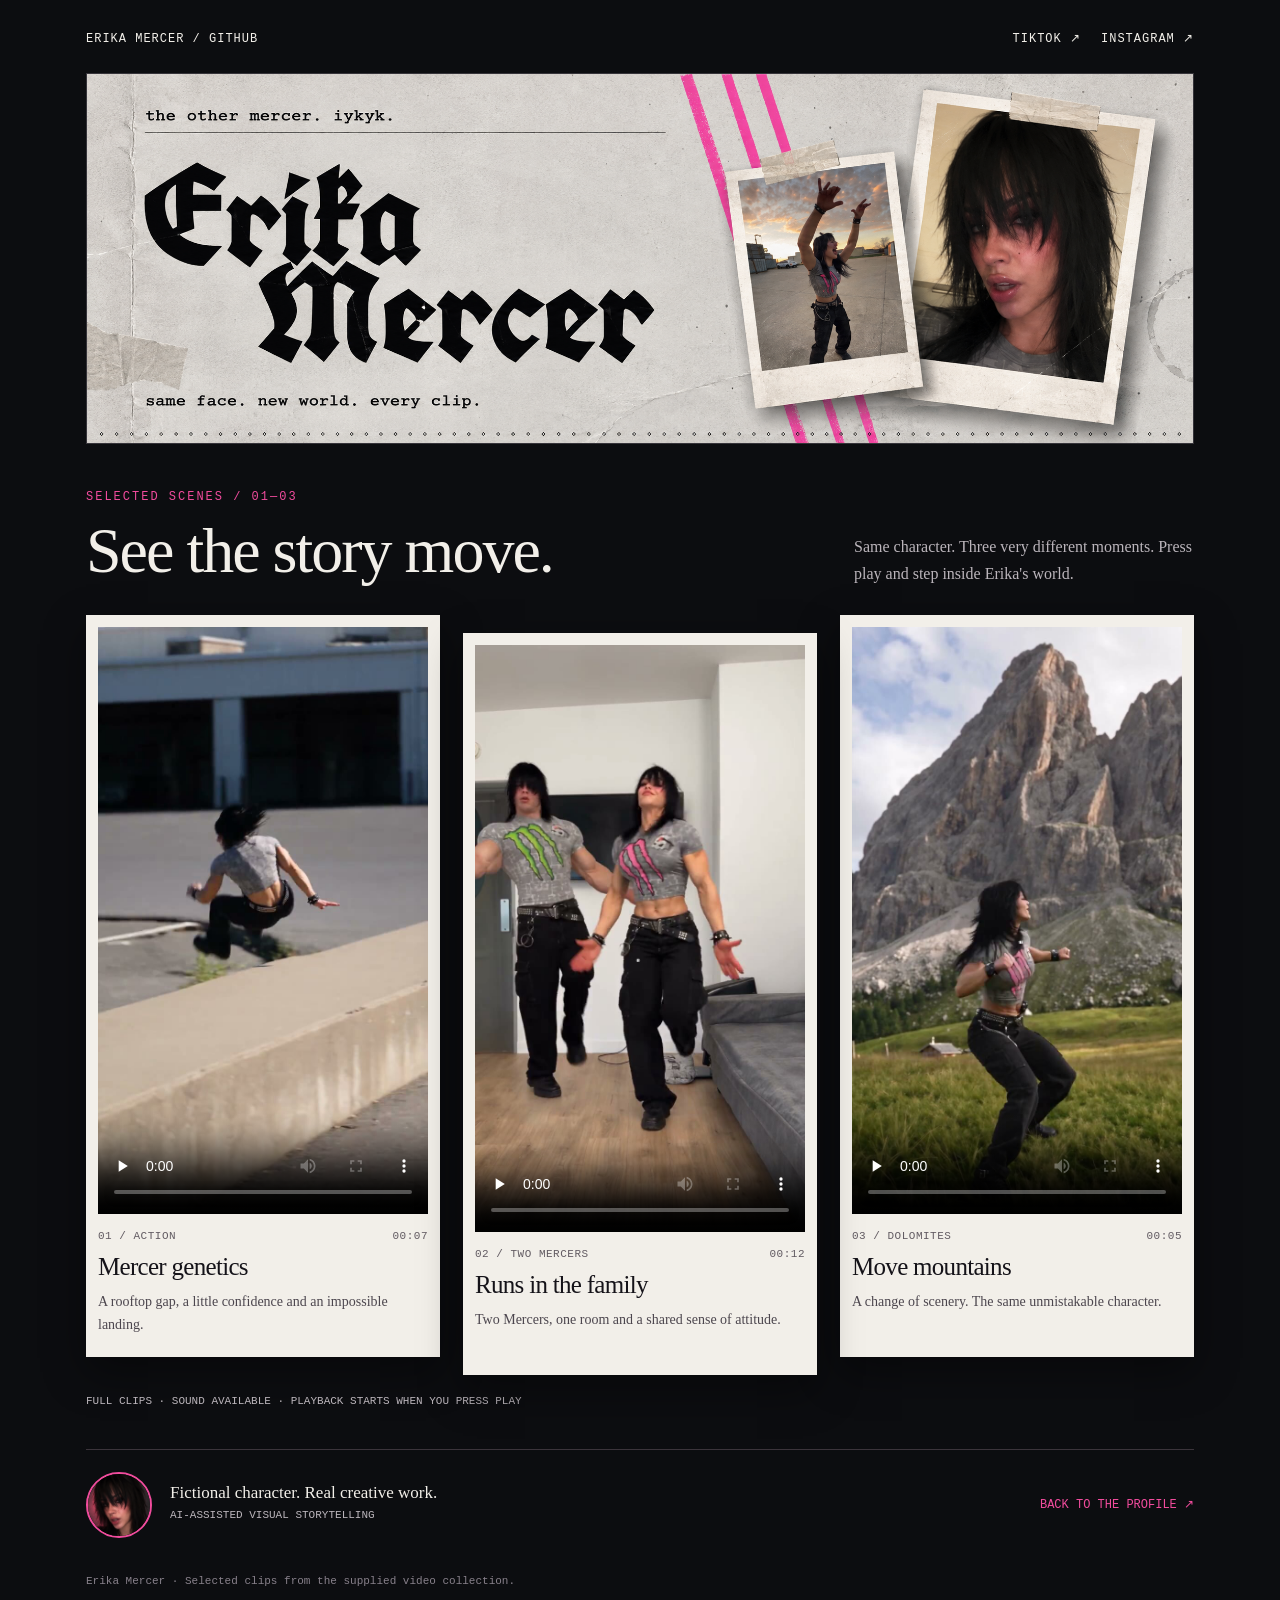
<file: index.html>
<!doctype html>
<html lang="en">
<head>
<meta charset="utf-8">
<meta name="viewport" content="width=device-width, initial-scale=1">
<meta name="description" content="Erika Mercer — selected short films from a fictional AI character's world.">
<title>Erika Mercer · In motion</title>
<style>
:root{color-scheme:dark;--pink:#f14c9d;--paper:#f2efe9;--muted:#bbb5bb}*{box-sizing:border-box}html{scroll-behavior:smooth;scroll-padding-top:28px}body{margin:0;background:#0c0d10;color:var(--paper);font-family:Georgia,serif}a{color:inherit;text-decoration:none}a:hover{color:var(--pink)}main{max-width:1160px;margin:auto;padding:30px 26px 60px}.nav{display:flex;justify-content:space-between;gap:20px;margin-bottom:25px;font:12px/1.5 'Courier New',monospace;letter-spacing:1px}.social{display:flex;gap:20px}.cover{display:block;width:100%;border:1px solid #36343a}.intro{display:flex;justify-content:space-between;align-items:end;gap:30px;margin:42px 0 27px}.eyebrow{color:var(--pink);font:12px/1.5 'Courier New',monospace;letter-spacing:2px}h1{font-size:clamp(34px,5vw,64px);font-weight:normal;letter-spacing:-2px;margin:8px 0 0}.intro p{max-width:340px;color:var(--muted);font-size:16px;line-height:1.7;margin:0}.grid{display:grid;grid-template-columns:repeat(3,minmax(0,1fr));gap:23px}.card{background:var(--paper);color:#151319;padding:12px 12px 20px;box-shadow:0 15px 40px #0006;scroll-margin-top:30px}.card:nth-child(2){transform:translateY(18px)}video{display:block;width:100%;aspect-ratio:9/16;object-fit:contain;background:#080809;border:none}.meta{display:flex;justify-content:space-between;gap:10px;font:11px 'Courier New',monospace;letter-spacing:.5px;padding-top:17px;color:#625b62}.card h2{font-size:25px;font-weight:normal;margin:11px 0 9px;letter-spacing:-.7px}.card p{font-size:14px;line-height:1.65;margin:0;color:#4c464e}.links{margin-top:42px;border-top:1px solid #3b343b;padding-top:22px;display:flex;align-items:center;justify-content:space-between;gap:24px}.portrait{width:66px;height:66px;border-radius:50%;border:2px solid var(--pink)}.signature{display:flex;align-items:center;gap:18px}.signature p{margin:0;font-size:17px}.signature small{display:block;font:11px/1.8 'Courier New',monospace;color:var(--muted);margin-top:3px}.back{font:12px 'Courier New',monospace;color:var(--pink);text-align:right}footer{color:#88818b;font:11px/1.6 'Courier New',monospace;margin-top:35px}.hint{font:11px 'Courier New',monospace;color:var(--muted);margin-top:38px}@media(max-width:760px){main{padding:20px 18px 45px}.intro{display:block;margin:30px 0 25px}.intro p{margin-top:16px}.grid{grid-template-columns:1fr;max-width:450px;margin:auto;gap:26px}.card:nth-child(2){transform:none}.links{align-items:start}.social{gap:12px}.nav{font-size:10px;letter-spacing:.3px}}@media(prefers-reduced-motion:reduce){html{scroll-behavior:auto}}
</style>
</head>
<body>
<main>
<nav class="nav" aria-label="Main navigation"><a href="https://github.com/erika-mercer">ERIKA MERCER / GITHUB</a><div class="social"><a href="https://www.tiktok.com/@erika.mercer">TIKTOK ↗</a><a href="https://www.instagram.com/erika.mercer2006/">INSTAGRAM ↗</a></div></nav>
<img class="cover" src="assets/cover-v2.png" alt="Erika Mercer — same face, new world, every clip">
<header class="intro"><div><span class="eyebrow">SELECTED SCENES / 01—03</span><h1>See the story move.</h1></div><p>Same character. Three very different moments. Press play and step inside Erika's world.</p></header>
<section class="grid" aria-label="Selected videos">
<article class="card" id="mercer-genetics"><video controls playsinline preload="none" poster="assets/parkour.jpg"><source src="media/mercer-genetics.mp4" type="video/mp4">Your browser cannot play this video. <a href="media/mercer-genetics.mp4">Download the clip.</a></video><div class="meta"><span>01 / ACTION</span><span>00:07</span></div><h2>Mercer genetics</h2><p>A rooftop gap, a little confidence and an impossible landing.</p></article>
<article class="card" id="runs-in-the-family"><video controls playsinline preload="none" poster="assets/family.jpg"><source src="media/runs-in-the-family.mp4" type="video/mp4">Your browser cannot play this video. <a href="media/runs-in-the-family.mp4">Download the clip.</a></video><div class="meta"><span>02 / TWO MERCERS</span><span>00:12</span></div><h2>Runs in the family</h2><p>Two Mercers, one room and a shared sense of attitude.</p></article>
<article class="card" id="move-mountains"><video controls playsinline preload="none" poster="assets/mountains.jpg"><source src="media/move-mountains.mp4" type="video/mp4">Your browser cannot play this video. <a href="media/move-mountains.mp4">Download the clip.</a></video><div class="meta"><span>03 / DOLOMITES</span><span>00:05</span></div><h2>Move mountains</h2><p>A change of scenery. The same unmistakable character.</p></article>
</section>
<p class="hint">FULL CLIPS · SOUND AVAILABLE · PLAYBACK STARTS WHEN YOU PRESS PLAY</p>
<div class="links"><div class="signature"><img class="portrait" src="assets/avatar.jpg" alt="Erika Mercer portrait"><div><p>Fictional character. Real creative work.</p><small>AI-ASSISTED VISUAL STORYTELLING</small></div></div><a class="back" href="https://github.com/erika-mercer">BACK TO THE PROFILE ↗</a></div>
<footer>Erika Mercer · Selected clips from the supplied video collection.</footer>
</main>
<script>document.querySelectorAll('video').forEach(v=>v.addEventListener('play',()=>document.querySelectorAll('video').forEach(other=>{if(other!==v)other.pause()})));</script>
</body>
</html>
</file>
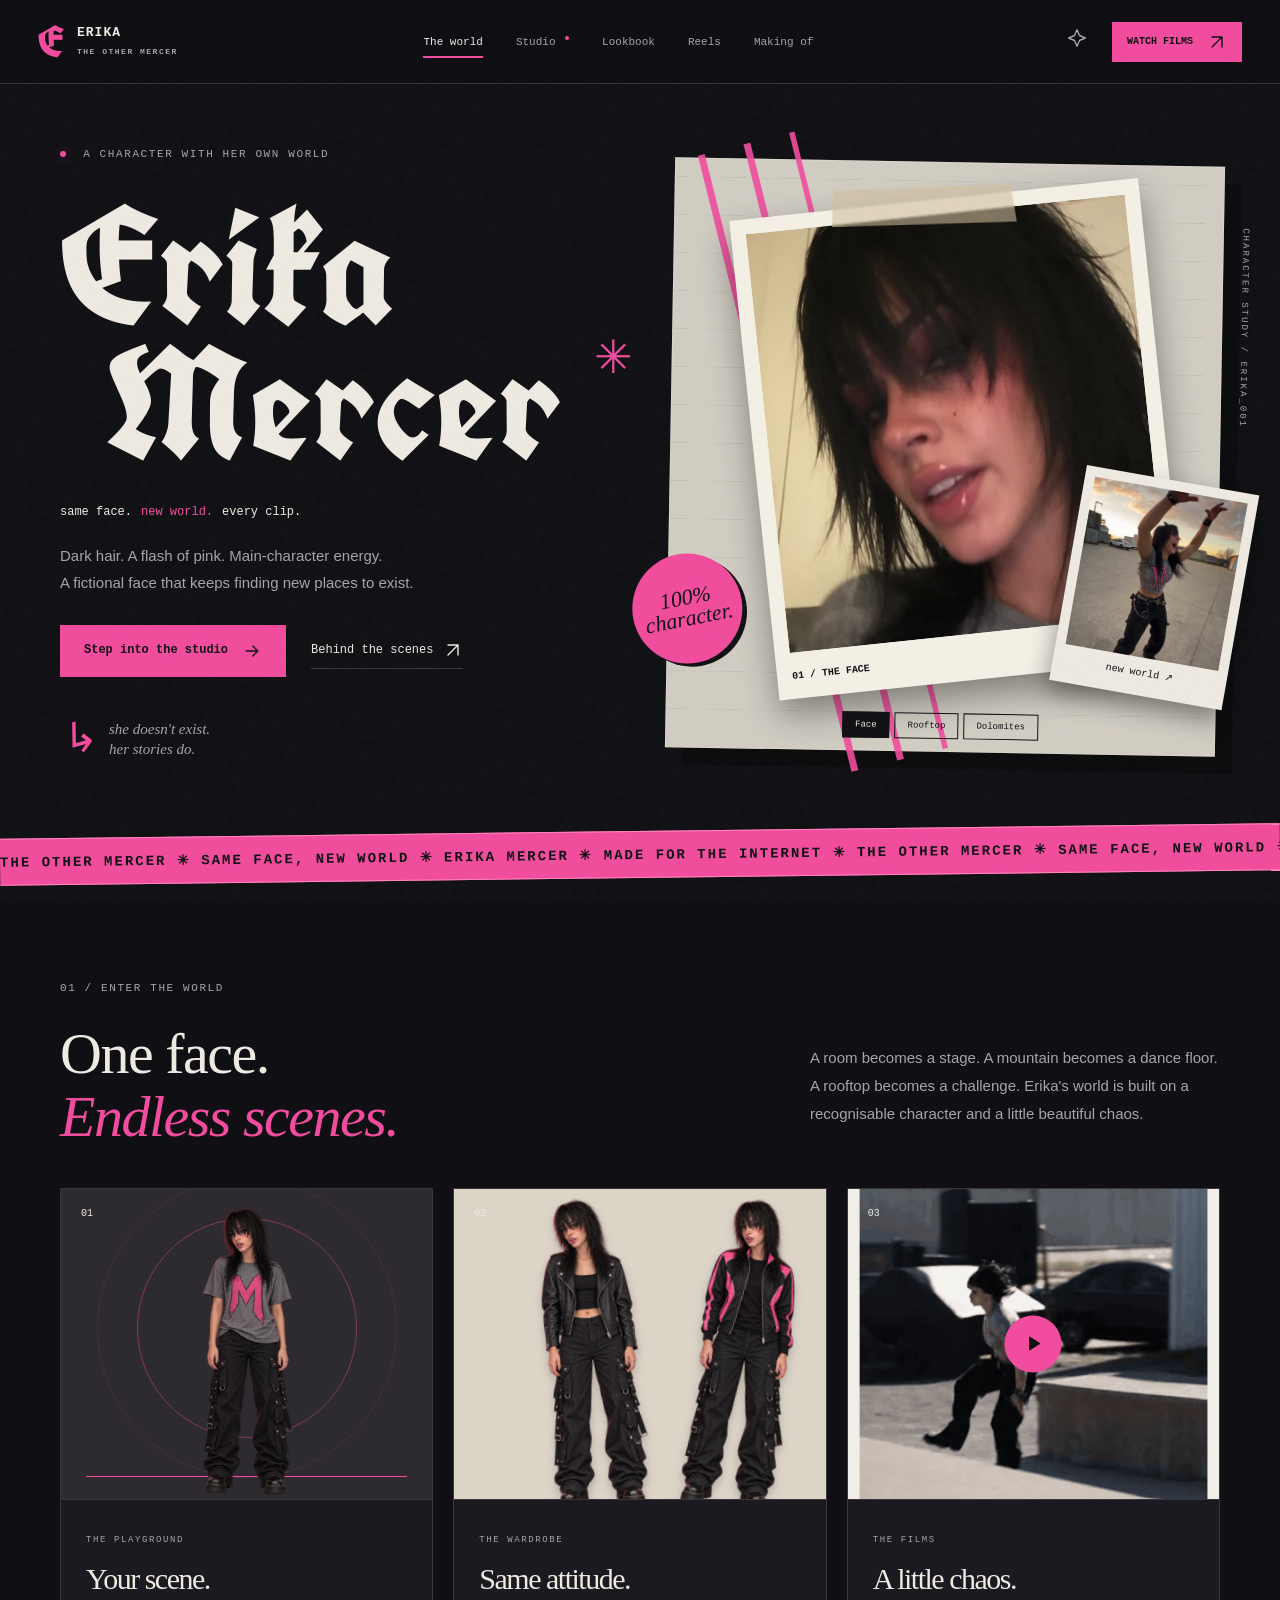
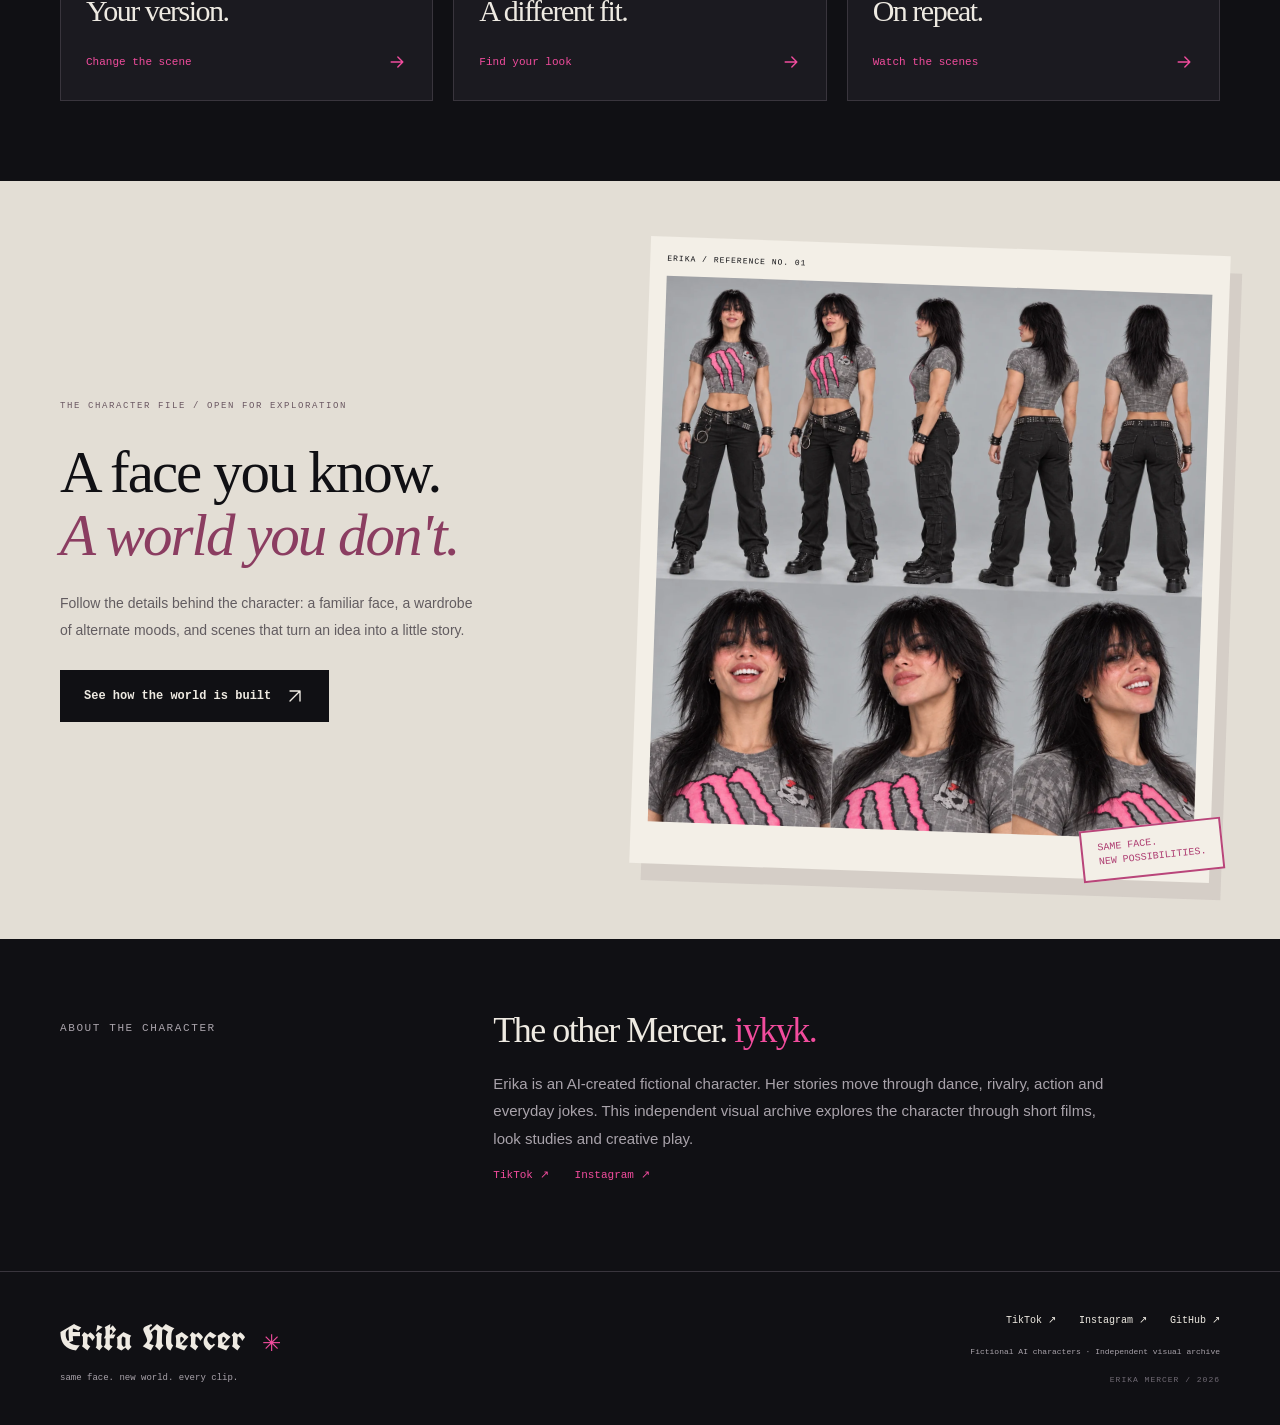
<file: club.html>
<!doctype html>
<html lang="en">
<head>
<meta charset="utf-8"><meta name="viewport" content="width=device-width,initial-scale=1">
<meta name="theme-color" content="#101014">
<meta name="description" content="Explore Erika Mercer's visual world: short films, an interactive scene studio, a character lookbook and a peek behind the scenes.">
<meta property="og:title" content="Erika Mercer · The other Mercer"><meta property="og:description" content="Same face. New world. Every clip. Explore the films, the lookbook and the making of a fictional character."><meta property="og:image" content="https://erikamercer.club/assets/cover-v2.png">
<title>Erika Mercer · The other Mercer</title>
<link rel="icon" type="image/svg+xml" href="assets/favicon.svg"><link rel="stylesheet" href="assets/site.css"><link rel="stylesheet" href="assets/portfolio.css">
<link rel="preload" href="assets/type/unifraktur.ttf" as="font" type="font/ttf" crossorigin>
<script src="assets/site.js" type="module"></script>
</head>
<body>
<svg class="svg-defs" aria-hidden="true"><defs>
<symbol id="i-arrow" viewBox="0 0 24 24"><path d="M5 12h14M13 6l6 6-6 6"/></symbol>
<symbol id="i-diagonal" viewBox="0 0 24 24"><path d="M6 18 18 6M6 6h12v12"/></symbol>
<symbol id="i-play" viewBox="0 0 24 24"><path d="m8 5 11 7-11 7Z"/></symbol>
<symbol id="i-shuffle" viewBox="0 0 24 24"><path d="M3 6h3c5 0 7 12 12 12h3M17 14l4 4-4 4M3 18h3c2 0 3-2 5-5M13 9c2-3 3-3 5-3h3M17 2l4 4-4 4"/></symbol>
<symbol id="i-download" viewBox="0 0 24 24"><path d="M12 3v12m-5-5 5 5 5-5M4 16v5h16v-5"/></symbol>
<symbol id="i-copy" viewBox="0 0 24 24"><rect x="8" y="8" width="12" height="13" rx="2"/><path d="M16 8V3H3v13h5"/></symbol>
<symbol id="i-heart" viewBox="0 0 24 24"><path d="M12 21 3 12C-3 5 7-1 12 6c5-7 15-1 9 6Z"/></symbol>
<symbol id="i-sound" viewBox="0 0 24 24"><path d="M3 9h4l5-5v16l-5-5H3ZM16 8a7 7 0 0 1 0 8M19 4a12 12 0 0 1 0 16"/></symbol>
<symbol id="i-spark" viewBox="0 0 24 24"><path d="m12 2 3 7 7 3-7 3-3 7-3-7-7-3 7-3Z"/></symbol>
<symbol id="i-close" viewBox="0 0 24 24"><path d="m6 6 12 12M18 6 6 18"/></symbol>
</defs></svg>
<a class="skip" href="#main">Skip to content</a>
<header class="site-header">
<a class="brand" href="#world" aria-label="Erika Mercer home"><span class="brand-mark">E</span><span>ERIKA<span class="brand-sub">THE OTHER MERCER</span></span></a>
<nav class="main-nav" role="tablist" aria-label="Explore Erika Mercer">
<button role="tab" aria-controls="view-world" aria-selected="true" id="tab-world" data-view="world">The world</button>
<button role="tab" aria-controls="view-studio" aria-selected="false" id="tab-studio" data-view="studio">Studio <span class="new-dot" aria-hidden="true"></span></button>
<button role="tab" aria-controls="view-wardrobe" aria-selected="false" id="tab-wardrobe" data-view="wardrobe">Lookbook</button>
<button role="tab" aria-controls="view-reels" aria-selected="false" id="tab-reels" data-view="reels">Reels</button>
<button role="tab" aria-controls="view-making" aria-selected="false" id="tab-making" data-view="making">Making of</button>
</nav>
<div class="header-actions"><button class="motion-toggle" id="motion-toggle" aria-label="Pause decorative animations" aria-pressed="false"><svg><use href="#i-spark"/></svg></button><a class="button small pink" href="#reels">WATCH FILMS <svg><use href="#i-diagonal"/></svg></a></div>
</header>
<main id="main">
<section id="view-world" class="view active" role="tabpanel" aria-labelledby="tab-world">
<div class="hero">
<div class="hero-copy">
<div class="eyebrow"><span class="live-dot"></span> A CHARACTER WITH HER OWN WORLD</div>
<h1><span class="hero-name">Erika</span><span class="hero-surname">Mercer<span class="hero-star">✳</span></span></h1>
<div class="hero-tagline"><span>same face.</span><span class="pink-text">new world.</span><span>every clip.</span></div>
<p class="hero-description">Dark hair. A flash of pink. Main-character energy.<br>A fictional face that keeps finding new places to exist.</p>
<div class="hero-cta"><a class="button pink" href="#studio">Step into the studio <svg><use href="#i-arrow"/></svg></a><a class="text-link" href="#making">Behind the scenes <svg><use href="#i-diagonal"/></svg></a></div>
<div class="hero-note"><span class="scribble-arrow">↳</span><span>she doesn't exist.<br>her stories do.</span></div>
</div>
<div class="hero-art" id="hero-art">
<div class="hero-stripes" aria-hidden="true"></div><span class="art-side-label">CHARACTER STUDY / ERIKA_001</span>
<div class="photo-frame hero-photo" id="hero-photo"><video id="hero-video" src="media/portrait-loop.mp4" poster="assets/posters/portrait-loop.jpg" autoplay muted loop playsinline preload="metadata"></video><div class="photo-caption"><span id="hero-caption">01 / THE FACE</span><button class="sound-toggle" id="sound-toggle" aria-label="Turn on video sound" aria-pressed="false"><svg><use href="#i-sound"/></svg><span>SOUND OFF</span></button></div></div>
<div class="hero-sticker"><span>100%<br>character.</span></div><div class="hero-mini-frame"><img src="assets/city.jpg" alt="Erika in a sunset scene"><span>new world ↗</span></div>
<div class="hero-scene-switch" aria-label="Hero scenes"><button class="selected" data-hero-scene="portrait">Face</button><button data-hero-scene="rooftop">Rooftop</button><button data-hero-scene="dolomites">Dolomites</button></div>
</div>
</div>
<div class="marquee" aria-hidden="true"><div>THE OTHER MERCER ✳ SAME FACE, NEW WORLD ✳ ERIKA MERCER ✳ MADE FOR THE INTERNET ✳ THE OTHER MERCER ✳ SAME FACE, NEW WORLD ✳ ERIKA MERCER ✳ MADE FOR THE INTERNET ✳</div></div>
<section class="world-intro section-wrap">
<div class="section-kicker">01 / ENTER THE WORLD</div>
<div class="world-heading"><h2>One face.<br><em>Endless scenes.</em></h2><p>A room becomes a stage. A mountain becomes a dance floor. A rooftop becomes a challenge. Erika's world is built on a recognisable character and a little beautiful chaos.</p></div>
<div class="world-grid">
<a class="world-card studio-card" href="#studio"><span class="card-number">01</span><div class="preview-stage"><img src="assets/studio/erika-signature.webp" alt="Erika in her signature outfit" loading="lazy"><span class="orbit orbit-one"></span><span class="orbit orbit-two"></span><span class="stage-line"></span></div><div class="world-card-copy"><span class="eyebrow">THE PLAYGROUND</span><h3>Your scene.<br>Your version.</h3><span class="card-link">Change the scene <svg><use href="#i-arrow"/></svg></span></div></a>
<a class="world-card wardrobe-card" href="#wardrobe"><span class="card-number">02</span><div class="wardrobe-preview"><img src="assets/studio/erika-afterhours.webp" alt="Erika wearing the After hours look" loading="lazy"><img src="assets/studio/erika-pinkline.webp" alt="Erika wearing the Pinkline look" loading="lazy"></div><div class="world-card-copy"><span class="eyebrow">THE WARDROBE</span><h3>Same attitude.<br>A different fit.</h3><span class="card-link">Find your look <svg><use href="#i-arrow"/></svg></span></div></a>
<a class="world-card reel-card" href="#reels"><span class="card-number">03</span><div class="reel-preview"><img src="assets/previews/mercer-genetics.gif" alt="Animated excerpt from Mercer genetics" loading="lazy"><span class="play-round"><svg><use href="#i-play"/></svg></span></div><div class="world-card-copy"><span class="eyebrow">THE FILMS</span><h3>A little chaos.<br>On repeat.</h3><span class="card-link">Watch the scenes <svg><use href="#i-arrow"/></svg></span></div></a>
</div>
</section>
<section class="making-feature section-wrap">
<div class="making-feature-copy"><span class="section-kicker">THE CHARACTER FILE / OPEN FOR EXPLORATION</span><h2>A face you know.<br><em>A world you don't.</em></h2><p>Follow the details behind the character: a familiar face, a wardrobe of alternate moods, and scenes that turn an idea into a little story.</p><a class="button ink" href="#making">See how the world is built <svg><use href="#i-diagonal"/></svg></a></div>
<a class="making-feature-art" href="#wardrobe" aria-label="Explore Erika's character sheets"><span class="file-note">ERIKA / REFERENCE NO. 01</span><img src="assets/lookbook/signature-sheet.webp" alt="Erika reference sheet with five angles and three facial expressions" loading="lazy"><span class="file-stamp">SAME FACE.<br>NEW POSSIBILITIES.</span></a>
</section>
<section class="about-strip section-wrap"><span class="eyebrow">ABOUT THE CHARACTER</span><div><h3>The other Mercer. <span class="pink-text">iykyk.</span></h3><p>Erika is an AI-created fictional character. Her stories move through dance, rivalry, action and everyday jokes. This independent visual archive explores the character through short films, look studies and creative play.</p><div class="social-row"><a href="https://www.tiktok.com/@erika.mercer" target="_blank" rel="noopener">TikTok ↗</a><a href="https://www.instagram.com/erika.mercer2006/" target="_blank" rel="noopener">Instagram ↗</a></div></div></section>
</section>

<section id="view-studio" class="view" role="tabpanel" aria-labelledby="tab-studio" hidden>
<div class="page-intro section-wrap"><span class="section-kicker">02 / CHARACTER PLAYGROUND</span><div><h1>Make a scene<span class="pink-text">.</span></h1><p>Pick a world, switch the cast, change the fit.<br>Save your version and let it live outside the studio.</p></div></div>
<div class="studio-layout section-wrap">
<div class="studio-stage" id="studio-stage" data-scene="paper"><div class="scene-background" id="scene-background"></div><div class="stage-grain"></div><div class="studio-orbits" aria-hidden="true"><span></span><span></span></div><div class="stage-topline"><span><span class="live-dot"></span> LIVE STUDIO</span><span id="scene-id">SCENE_001</span></div><div class="stage-word" id="stage-word" aria-hidden="true">MERCER</div><div class="stage-figure-wrap" id="stage-figure-wrap"><img id="studio-figure" src="assets/studio/erika-signature.webp" alt="Erika in the Signature outfit" draggable="false"></div><div class="stage-floor"></div><div class="stage-caption"><span id="stage-caption">Erika / Signature</span><span id="stage-world">Paper studio</span></div><button class="stage-fullscreen" id="stage-fullscreen" aria-label="Expand studio">↗</button></div>
<aside class="studio-controls">
<div class="control-header"><span class="eyebrow">DIRECT YOUR VERSION</span><h2>The world is yours.</h2></div>
<div class="control-group"><div class="control-label"><span>01 / Scene</span><span id="scene-count">1 OF 3</span></div><div class="scene-options"><button class="scene-option selected" data-scene="paper" aria-pressed="true"><span class="scene-swatch paper-swatch"></span><span>Paper studio</span><span class="choice-dot"></span></button><button class="scene-option" data-scene="rooftop" aria-pressed="false"><span class="scene-swatch rooftop-swatch"></span><span>Rooftop sunset</span><span class="choice-dot"></span></button><button class="scene-option" data-scene="dolomites" aria-pressed="false"><span class="scene-swatch mountain-swatch"></span><span>The Dolomites</span><span class="choice-dot"></span></button></div></div>
<div class="control-group"><div class="control-label"><span>02 / Cast</span><span>SWITCH CHARACTER</span></div><div class="cast-options"><button class="selected" data-cast="erika" aria-pressed="true">Erika <span>pink M</span></button><button data-cast="derek" aria-pressed="false">Derek <span>green M</span></button></div></div>
<div class="control-group"><div class="control-label"><span>03 / Outfit</span><span id="look-count">3 LOOKS</span></div><div class="outfit-options"><button class="selected" data-look="signature" aria-pressed="true"><span class="outfit-dot signature-dot"></span>Signature</button><button data-look="afterhours" aria-pressed="false"><span class="outfit-dot black-dot"></span>After hours</button><button data-look="pinkline" aria-pressed="false"><span class="outfit-dot pink-dot"></span>Pinkline</button></div><p class="control-hint" id="cast-hint">An unmistakable face. A different mood.</p></div>
<div class="studio-actions"><button class="button pink" id="save-card"><svg><use href="#i-download"/></svg>Save your card</button><div><button class="button outline" id="shuffle-studio"><svg><use href="#i-shuffle"/></svg>Shuffle</button><button class="button outline" id="share-studio"><svg><use href="#i-copy"/></svg>Share scene</button></div></div>
<p class="studio-help">← → switch scenes · your choices stay in this browser</p>
</aside>
</div>
<div class="studio-bottom section-wrap"><span>FICTIONAL CHARACTERS. REAL CREATIVE PLAY.</span><a href="#wardrobe">Explore the full wardrobe <svg><use href="#i-arrow"/></svg></a></div>
</section>

<section id="view-wardrobe" class="view" role="tabpanel" aria-labelledby="tab-wardrobe" hidden>
<div class="page-intro section-wrap"><span class="section-kicker">03 / THE WARDROBE</span><div><h1>A different kind<br>of <em>dress code.</em></h1><p>Three playable looks. Eight character studies.<br>Find a mood, explore the details, or step into the studio.</p></div></div>
<div class="wardrobe-toolbar section-wrap"><div class="filter-group" aria-label="Wardrobe filter"><button class="selected" data-wardrobe-filter="all" aria-pressed="true">All looks <span>03</span></button><button data-wardrobe-filter="saved" aria-pressed="false">Your saved <span id="saved-count">0</span></button></div><span class="eyebrow">ERIKA / VOL. 01</span></div>
<div class="wardrobe-grid section-wrap">
<article class="look-card" data-outfit="signature"><div class="look-image signature-bg"><span class="look-index">LOOK_001</span><button class="save-look" data-favorite="signature" aria-label="Save Signature to favourites" aria-pressed="false"><svg><use href="#i-heart"/></svg></button><span class="look-backword">SIGNATURE</span><img src="assets/studio/erika-signature.webp" alt="Signature: grey top with pink M and black cargo trousers" loading="lazy"><span class="look-image-label">THE ONE YOU KNOW</span></div><div class="look-copy"><div><h2>Signature</h2><span class="look-mood">STREET / EVERYDAY CHAOS</span></div><p>The grey top. The pink M. Black cargos and a familiar kind of confidence.</p><button class="button outline" data-try-look="signature">Try in studio <svg><use href="#i-arrow"/></svg></button></div></article>
<article class="look-card" data-outfit="afterhours"><div class="look-image black-bg"><span class="look-index">LOOK_002</span><button class="save-look" data-favorite="afterhours" aria-label="Save After hours to favourites" aria-pressed="false"><svg><use href="#i-heart"/></svg></button><span class="look-backword">AFTERHOURS</span><img src="assets/studio/erika-afterhours.webp" alt="After hours: black leather jacket, black top and trousers" loading="lazy"><span class="look-image-label">WHEN THE LIGHTS GO LOW</span></div><div class="look-copy"><div><h2>After hours</h2><span class="look-mood">BLACK LEATHER / NIGHT MODE</span></div><p>All black, sharp edges and a leather layer. The same character after dark.</p><button class="button outline" data-try-look="afterhours">Try in studio <svg><use href="#i-arrow"/></svg></button></div></article>
<article class="look-card" data-outfit="pinkline"><div class="look-image pink-bg"><span class="look-index">LOOK_003</span><button class="save-look" data-favorite="pinkline" aria-label="Save Pinkline to favourites" aria-pressed="false"><svg><use href="#i-heart"/></svg></button><span class="look-backword">PINKLINE</span><img src="assets/studio/erika-pinkline.webp" alt="Pinkline: pink and black sporty jacket with black cargos" loading="lazy"><span class="look-image-label">TURN THE COLOUR UP</span></div><div class="look-copy"><div><h2>Pinkline</h2><span class="look-mood">SPORT / PINK ENERGY</span></div><p>A flash of pink, a sporting silhouette and a look made for a change of scene.</p><button class="button outline" data-try-look="pinkline">Try in studio <svg><use href="#i-arrow"/></svg></button></div></article>
</div><div class="empty-state section-wrap" id="empty-wardrobe" hidden><svg><use href="#i-heart"/></svg><h2>Your collection starts here.</h2><p>Tap the heart on a look to keep it in your wardrobe.</p><button class="button pink" data-show-all-looks>Explore the looks</button></div>
<section class="lookbook-archive section-wrap" id="character-studies"><div class="archive-heading"><div><span class="section-kicker">THE REFERENCE ARCHIVE / VOL. 02</span><h2>Different moods.<br><em>The same muse.</em></h2></div><p>Eight explorations of the character, from streetwear to velvet and alpine layers. Open a sheet to see every angle and expression.</p></div><div class="filter-group archive-filters" aria-label="Character study categories"><button class="selected" data-sheet-filter="all" aria-pressed="true">All studies <span>08</span></button><button data-sheet-filter="street" aria-pressed="false">Street</button><button data-sheet-filter="cinematic" aria-pressed="false">Cinematic</button></div><div class="sheet-grid" id="sheet-grid"></div></section>
</section>

<section id="view-reels" class="view" role="tabpanel" aria-labelledby="tab-reels" hidden>
<div class="page-intro section-wrap"><span class="section-kicker">04 / THE FILM ROOM</span><div><h1>Press play.<br><em>Enter her world.</em></h1><p>Dance floors, impossible jumps and tiny everyday chaos.<br>Six scenes from the Erika Mercer video collection.</p></div></div>
<div class="reels-toolbar section-wrap"><div class="filter-group" aria-label="Video categories"><button class="selected" data-reel-filter="all" aria-pressed="true">All scenes <span>06</span></button><button data-reel-filter="action" aria-pressed="false">Action</button><button data-reel-filter="dance" aria-pressed="false">Dance</button><button data-reel-filter="outside" aria-pressed="false">Outside</button></div><span class="eyebrow" id="reels-count">6 SCENES</span></div>
<div class="reels-grid section-wrap" id="reels-grid"></div>
</section>

<section id="view-making" class="view" role="tabpanel" aria-labelledby="tab-making" hidden>
<div class="making-intro section-wrap"><div><span class="section-kicker">05 / BEHIND THE SCENES</span><h1>She doesn't exist.<br><em>The details do.</em></h1><p>A fictional influencer with a recognisable face and a world of possible scenes. This is a look inside the visual language: reference, wardrobe, setting and motion.</p><a class="text-link" href="#process">Explore the creative process <svg><use href="#i-arrow"/></svg></a></div><div class="making-portrait"><img src="assets/portrait.jpg" alt="Erika character portrait" loading="lazy"><span class="portrait-label">ERIKA MERCER<br>CHARACTER STUDY / 001</span><span class="portrait-star" aria-hidden="true">✳</span></div></div>
<section class="process-section section-wrap" id="process"><div class="archive-heading"><div><span class="section-kicker">FROM A REFERENCE TO A SCENE</span><h2>Four pieces.<br><em>One character.</em></h2></div><p>Explore the building blocks used in these visual studies. Choose a chapter to see the face, the look, the world or the motion.</p></div><div class="process-layout"><div class="process-controls"><div class="process-steps" aria-label="Creative process chapters"><button class="selected" data-process="identity" aria-pressed="true" aria-controls="process-panel"><span>01</span> The identity <svg><use href="#i-arrow"/></svg></button><button data-process="look" aria-pressed="false" aria-controls="process-panel"><span>02</span> The look <svg><use href="#i-arrow"/></svg></button><button data-process="world" aria-pressed="false" aria-controls="process-panel"><span>03</span> The world <svg><use href="#i-arrow"/></svg></button><button data-process="motion" aria-pressed="false" aria-controls="process-panel"><span>04</span> The motion <svg><use href="#i-arrow"/></svg></button></div><div class="process-copy" id="process-panel" aria-live="polite"><span class="eyebrow" id="process-kicker">01 / A CONSISTENT REFERENCE</span><h3 id="process-title">Start with the face.</h3><p id="process-description">Hair, expression, proportions and attitude. A character reference gives each new image a familiar point of departure.</p><a class="text-link" id="process-link" href="#wardrobe">Open the character archive <svg><use href="#i-diagonal"/></svg></a></div></div><figure class="process-stage" data-chapter="identity"><span class="process-stage-number" id="process-number">01</span><img id="process-image" src="assets/portrait.jpg" alt="Erika portrait reference" loading="lazy"><video id="process-video" src="media/studies/reference-in-motion.mp4" poster="assets/studies/reference-in-motion.jpg" muted loop playsinline preload="none" hidden></video><figcaption><span id="process-caption">THE IDENTITY / ERIKA MERCER</span><span>VISUAL STUDY</span></figcaption></figure></div></section>
<section class="studies-section section-wrap" id="motion-studies"><div class="archive-heading"><div><span class="section-kicker">SELECTED MOTION STUDIES / 01—04</span><h2>From the archive.<br><em>Into motion.</em></h2></div><p>Four earlier visual compositions, reframed around the moving character and the reference sheets. Open a film for the full composition.</p></div><div class="studies-grid" id="studies-grid"></div></section>
<section class="faq-section section-wrap"><div><span class="section-kicker">A LITTLE CONTEXT</span><h2>The face.<br><em>The fiction.</em></h2></div><div class="faq-list"><details><summary>Who is Erika Mercer?<span>+</span></summary><p>Erika is a fictional AI-created character whose visual world mixes short films, fashion studies, dance and improbable scenes.</p></details><details><summary>How are these studies put together?<span>+</span></summary><p>The archive brings together character references, alternate outfits, scene composition and video. The four chapters above show those pieces separately.</p></details><details><summary>Can I make my own scene?<span>+</span></summary><p>Open Studio, choose a setting, character and outfit, then save a scene card or share a link to your version.</p></details><details><summary>Can I see all the character angles?<span>+</span></summary><p>Yes. Open a reference sheet in Lookbook to explore the full turnaround and facial expressions. You can move between the eight sheets or save one.</p></details><details><summary>Where can I follow the character?<span>+</span></summary><p>Find Erika's short films on <a href="https://www.tiktok.com/@erika.mercer" target="_blank" rel="noopener">TikTok</a> and <a href="https://www.instagram.com/erika.mercer2006/" target="_blank" rel="noopener">Instagram</a>. This website is an independent character study.</p></details></div></section>
<div class="studio-bottom section-wrap"><span>ONE FACE. A WORLD OF STORIES.</span><a href="#studio">Make your own scene <svg><use href="#i-arrow"/></svg></a></div>
</section>
</main>
<footer class="site-footer section-wrap"><div><a href="#world" class="footer-name">Erika Mercer<span>✳</span></a><p>same face. new world. every clip.</p></div><div class="footer-right"><div><a href="https://www.tiktok.com/@erika.mercer" target="_blank" rel="noopener">TikTok ↗</a><a href="https://www.instagram.com/erika.mercer2006/" target="_blank" rel="noopener">Instagram ↗</a><a href="https://github.com/erika-mercer" target="_blank" rel="noopener">GitHub ↗</a></div><p>Fictional AI characters · Independent visual archive</p><span>ERIKA MERCER / 2026</span></div></footer>
<div class="toast" id="toast" role="status" aria-live="polite"></div>
<dialog id="cinema-dialog" class="cinema-dialog"><div class="cinema-top"><span class="eyebrow" id="cinema-label">ERIKA / FILM ROOM</span><button id="close-cinema" aria-label="Close video"><svg><use href="#i-close"/></svg></button></div><video id="cinema-video" controls playsinline preload="none"></video><div class="cinema-bottom"><h2 id="cinema-title"></h2><button class="text-link" id="share-reel">Share this scene <svg><use href="#i-copy"/></svg></button></div></dialog>
<dialog id="sheet-dialog" class="sheet-dialog" aria-labelledby="sheet-dialog-title"><div class="sheet-dialog-top"><div><span class="eyebrow" id="sheet-dialog-index">CHARACTER STUDY / 01</span><h2 id="sheet-dialog-title">Pink signature</h2></div><button id="close-sheet" aria-label="Close character sheet"><svg><use href="#i-close"/></svg></button></div><div class="sheet-dialog-image"><img id="sheet-dialog-image" alt="Complete Erika character reference sheet"></div><div class="sheet-dialog-bottom"><button id="previous-sheet" aria-label="Previous character study">←</button><p id="sheet-dialog-caption"></p><button id="next-sheet" aria-label="Next character study">→</button><a id="download-sheet" class="text-link" download>Save reference sheet <svg><use href="#i-download"/></svg></a></div></dialog>
<noscript><p class="noscript-note">Enable JavaScript to explore the interactive studio, wardrobe and film room.</p></noscript>
</body>
</html>
</file>
<file: assets/site.css>
@font-face{font-family:Mercer;src:url('type/unifraktur.ttf') format('truetype');font-display:swap}
:root{--ink:#101014;--paper:#eeeae2;--pink:#f14c9d;--muted:#a9a3ab;--line:#39353d;--serif:Georgia,'Times New Roman',serif;--mono:'Courier New',monospace;--ease:cubic-bezier(.2,.7,.2,1)}
*{box-sizing:border-box}
html{scroll-behavior:smooth;scroll-padding-top:100px}
body{margin:0;background:var(--ink);color:var(--paper);font-family:Arial,Helvetica,sans-serif;font-size:15px;line-height:1.6}
body:before{content:'';position:fixed;inset:0;background-image:url("data:image/svg+xml,%3Csvg viewBox='0 0 160 160' xmlns='http://www.w3.org/2000/svg'%3E%3Cfilter id='n'%3E%3CfeTurbulence type='fractalNoise' baseFrequency='.9' numOctaves='3' stitchTiles='stitch'/%3E%3C/filter%3E%3Crect width='100%25' height='100%25' opacity='.17' filter='url(%23n)'/%3E%3C/svg%3E");opacity:.17;z-index:20;pointer-events:none}
button,a,input{ -webkit-tap-highlight-color:transparent}
button{font:inherit;cursor:pointer}
a{color:inherit;text-decoration:none}
button{color:inherit}
button:disabled{cursor:not-allowed;opacity:.5}
button:focus-visible,a:focus-visible,summary:focus-visible{outline:2px solid var(--pink);outline-offset:5px}
a,button{touch-action:manipulation}
img,video{max-width:100%;display:block}
svg{width:20px;height:20px;fill:none;stroke:currentColor;stroke-width:1.65;stroke-linecap:round;stroke-linejoin:round;flex-shrink:0}
.svg-defs{position:absolute;width:0;height:0;overflow:hidden}
h1,h2,h3,p{margin-top:0}
h1,h2,h3{line-height:1.08;font-family:var(--serif);font-weight:normal;letter-spacing:-1.5px}
em{font-weight:normal;color:var(--pink)}
.section-wrap{max-width:1340px;margin-left:auto;margin-right:auto;padding-left:60px;padding-right:60px}
.pink-text{color:var(--pink)}
.eyebrow,.section-kicker{font:11px/1.5 var(--mono);letter-spacing:1.6px;text-transform:uppercase}
.section-kicker{color:var(--muted);display:block;margin-bottom:27px}
.live-dot{display:inline-block;width:6px;height:6px;background:var(--pink);border-radius:50%;margin-right:9px;box-shadow:0 0 12px #f14c9d66}
.button{display:inline-flex;align-items:center;justify-content:center;gap:14px;padding:15px 23px;border:1px solid transparent;font:12px/1.4 var(--mono);font-weight:bold;transition:background .25s,transform .25s,box-shadow .25s;white-space:nowrap;min-height:49px}
.button:hover{transform:translateY(-3px)}
.button.pink{background:var(--pink);color:var(--ink)}
.button.pink:hover{background:#ff75b4;box-shadow:5px 5px 0 #f14c9d30}
.button.paper{background:var(--paper);color:var(--ink)}
.button.paper:hover{background:white}
.button.outline{border-color:var(--line);background:transparent}
.button.outline:hover{border-color:var(--pink)}
.button.small{font-size:10px;min-height:39px;padding:9px 14px}
.text-link{display:inline-flex;align-items:center;gap:10px;font:12px var(--mono);border-bottom:1px solid var(--line);padding:8px 0;transition:color .2s}
.text-link:hover{color:var(--pink)}
.skip{position:fixed;top:-100px;left:15px;padding:12px;background:var(--pink);color:var(--ink);z-index:100}
.skip:focus{top:15px}
.site-header{position:sticky;top:0;z-index:30;display:flex;align-items:center;justify-content:space-between;gap:20px;min-height:84px;padding:14px 38px;border-bottom:1px solid var(--line);background:#101014ed;backdrop-filter:blur(16px)}
.brand{display:flex;align-items:center;gap:12px;font:13px/1.1 var(--mono);font-weight:bold;letter-spacing:1px}
.brand-mark{font:44px/.9 Mercer;color:var(--pink)}
.brand-sub{display:block;color:var(--muted);font-size:8px;letter-spacing:1.5px;margin-top:7px}
.main-nav{display:flex;align-items:center;gap:3px}
.main-nav button{font:11px var(--mono);border:0;background:transparent;padding:13px 15px;color:var(--muted);position:relative;transition:color .2s}
.main-nav button:after{content:'';position:absolute;left:15px;right:15px;height:2px;background:var(--pink);bottom:3px;transform:scaleX(0);transition:transform .3s}
.main-nav button[aria-selected=true]{color:var(--paper)}
.main-nav button[aria-selected=true]:after{transform:scaleX(1)}
.main-nav button:hover{color:var(--paper)}
.new-dot{display:inline-block;width:4px;height:4px;border-radius:50%;background:var(--pink);vertical-align:top;margin-left:3px}
.header-actions{display:flex;align-items:center;gap:17px}
.motion-toggle{border:none;background:transparent;padding:8px;color:var(--muted)}
.motion-toggle:hover{color:var(--pink)}
.view{animation:viewEnter .6s var(--ease)}
.view[hidden]{display:none}
@keyframes viewEnter{from{opacity:0;transform:translateY(15px)}to{opacity:1;transform:none}}
.hero{max-width:1440px;margin:auto;padding:62px 60px 48px;display:grid;grid-template-columns:minmax(0,1.02fr) minmax(0,1fr);gap:50px;min-height:730px;align-items:center}
.hero-copy,.hero-art{min-width:0}
.hero-copy>.eyebrow{color:var(--muted);margin-bottom:32px}
.hero h1{font-family:Mercer;letter-spacing:0;line-height:.85;margin:0 0 34px}
.hero-name{font-size:clamp(110px,13vw,185px);display:block}
.hero-surname{font-size:clamp(105px,12.4vw,175px);display:block;margin-left:44px;position:relative}
.hero-star{position:absolute;font-family:var(--serif);font-size:46px;color:var(--pink);top:2px;right:-13px;animation:turn 20s linear infinite}
.hero-tagline{font:12px var(--mono);display:flex;gap:9px;margin-bottom:23px}
.hero-description{color:var(--muted);font-size:15px;line-height:1.8;margin-bottom:29px}
.hero-cta{display:flex;align-items:center;gap:25px}
.hero-note{margin-top:33px;display:flex;gap:13px;align-items:center;font:15px/1.35 var(--serif);font-style:italic;color:var(--muted)}
.scribble-arrow{font-size:43px;color:var(--pink);transform:rotate(-15deg)}
.hero-art{position:relative;height:590px;background:#d2cdc3;isolation:isolate;overflow:visible;border:1px solid #eee8dc50;transform:rotate(1deg);box-shadow:17px 17px 0 #0005}
.hero-art:before{content:'';position:absolute;inset:0;background:repeating-linear-gradient(0deg,transparent,transparent 37px,#2a252615 38px);z-index:-1}
.hero-stripes{position:absolute;width:120px;height:108%;left:15%;top:-4%;background:repeating-linear-gradient(90deg,transparent,transparent 20px,var(--pink) 21px,var(--pink) 27px,transparent 28px,transparent 47px);transform:rotate(-15deg);opacity:.9}
.art-side-label{position:absolute;right:-28px;top:60px;writing-mode:vertical-rl;font:9px var(--mono);letter-spacing:2px;color:var(--muted)}
.photo-frame{background:#f4f0e6;padding:15px 15px 0;color:var(--ink);box-shadow:0 15px 35px #0006}
.hero-photo{position:absolute;left:15%;top:6%;width:75%;height:82%;transform:rotate(-7deg);animation:floatPhoto 8s ease-in-out infinite}
.hero-photo:before{content:'';position:absolute;top:-15px;left:25%;width:45%;height:40px;background:#d2bf9e90;z-index:3;transform:rotate(5deg);backdrop-filter:blur(1px);clip-path:polygon(1% 8%,97% 0,100% 94%,0 100%)}
.hero-photo video{width:100%;height:calc(100% - 46px);object-fit:cover;object-position:center 34%}
.photo-caption{display:flex;justify-content:space-between;gap:8px;align-items:center;height:46px;font:10px var(--mono);font-weight:bold}
.sound-toggle{display:flex;align-items:center;gap:5px;background:none;border:none;font:8px var(--mono);padding:6px 0}
.sound-toggle svg{width:14px;height:14px}
.hero-mini-frame{position:absolute;right:-26px;bottom:58px;width:32%;height:37%;background:var(--paper);padding:10px;color:var(--ink);transform:rotate(9deg);box-shadow:0 12px 25px #0006;animation:floatMini 7s ease-in-out infinite}
.hero-mini-frame img{width:100%;height:calc(100% - 28px);object-fit:cover}
.hero-mini-frame span{display:block;font:10px var(--mono);padding-top:9px;text-align:center}
.hero-sticker{position:absolute;bottom:83px;left:-36px;width:110px;height:110px;display:grid;place-items:center;background:var(--pink);color:var(--ink);border-radius:50%;transform:rotate(-12deg);z-index:4;box-shadow:4px 4px 0 #101014}
.hero-sticker span{font:22px/.95 var(--serif);font-style:italic;text-align:center}
.hero-scene-switch{position:absolute;bottom:12px;left:0;right:0;display:flex;justify-content:center;gap:5px}
.hero-scene-switch button{font:9px var(--mono);border:1px solid #101014;background:transparent;color:var(--ink);padding:7px 12px;transition:background .2s}
.hero-scene-switch button.selected{background:var(--ink);color:var(--paper)}
.marquee{overflow:hidden;background:var(--pink);color:var(--ink);border-top:1px solid #ff87bc;border-bottom:1px solid #ff87bc;padding:14px 0;transform:rotate(-.7deg);margin:15px 0 0}
.marquee div{font:14px var(--mono);font-weight:bold;letter-spacing:2px;white-space:nowrap;width:max-content;animation:marquee 35s linear infinite}
@keyframes marquee{to{transform:translateX(-50%)}}
@keyframes floatPhoto{50%{transform:translateY(-10px) rotate(-5deg)}}
@keyframes floatMini{50%{transform:translateY(9px) rotate(12deg)}}
@keyframes turn{to{transform:rotate(360deg)}}
.world-intro{padding-top:102px;padding-bottom:80px}
.world-heading{display:flex;justify-content:space-between;gap:50px;align-items:center;margin-bottom:39px}
.world-heading h2{font-size:58px;margin:0}
.world-heading>p{max-width:410px;color:var(--muted);font-size:15px;line-height:1.85;margin:0}
.world-grid{display:grid;grid-template-columns:repeat(3,1fr);gap:20px}
.world-card{position:relative;overflow:hidden;background:#1b1a20;border:1px solid var(--line);transition:border-color .3s,transform .4s var(--ease)}
.world-card:hover{transform:translateY(-7px);border-color:var(--pink)}
.card-number{position:absolute;top:19px;left:20px;font:10px var(--mono);z-index:3;color:var(--paper)}
.world-card-copy{padding:25px 25px 28px;border-top:1px solid var(--line)}
.world-card-copy .eyebrow{color:var(--muted);font-size:9px}
.world-card-copy h3{font-size:30px;margin:14px 0 25px}
.card-link{display:flex;justify-content:space-between;align-items:center;font:11px var(--mono);color:var(--pink)}
.preview-stage{height:310px;position:relative;overflow:hidden;background:#2d2a30}
.preview-stage img{height:96%;width:100%;object-fit:contain;position:absolute;bottom:-5px;z-index:2}
.orbit{position:absolute;width:220px;height:220px;border:1px solid #f14c9d70;border-radius:50%;left:50%;top:45%;transform:translate(-50%,-50%)}
.orbit-two{width:300px;height:300px;opacity:.3}
.stage-line{position:absolute;bottom:22px;height:1px;background:var(--pink);left:25px;right:25px}
.wardrobe-preview{position:relative;height:310px;overflow:hidden;background:#ddd4c8}
.wardrobe-preview img{position:absolute;height:104%;width:75%;object-fit:contain;bottom:-21px;left:-1%;transform:rotate(-5deg);filter:drop-shadow(0 5px 5px #0003)}
.wardrobe-preview img+img{left:40%;transform:rotate(7deg)}
.reel-preview{height:310px;position:relative;overflow:hidden;background:#121216}
.reel-preview>img{width:100%;height:100%;object-fit:cover;object-position:center 30%;filter:saturate(.7)}
.play-round{position:absolute;width:57px;height:57px;border-radius:50%;background:var(--pink);color:var(--ink);display:grid;place-items:center;top:50%;left:50%;transform:translate(-50%,-50%)}
.play-round svg{width:22px;height:22px;fill:currentColor;stroke-width:1}
.about-strip{display:grid;grid-template-columns:1fr 2fr;gap:70px;padding-top:72px;padding-bottom:90px}
.about-strip>.eyebrow{padding-top:9px;color:var(--muted)}
.about-strip h3{font-size:36px;margin-bottom:20px}
.about-strip p{color:var(--muted);max-width:620px;line-height:1.85}
.social-row{display:flex;gap:26px;font:11px var(--mono);color:var(--pink)}
.social-row a:hover{color:var(--paper)}
.page-intro{padding-top:61px;padding-bottom:44px}
.page-intro>div{display:flex;justify-content:space-between;gap:60px;align-items:end}
.page-intro h1{font-size:70px;margin:0}
.page-intro p{color:var(--muted);line-height:1.8;font-size:14px;margin:0 0 5px}
.studio-layout{display:grid;grid-template-columns:minmax(0,1.8fr) minmax(300px,1fr);gap:28px}
.studio-stage{position:relative;min-height:670px;overflow:hidden;border:1px solid var(--line);background:#d7d0c4;color:var(--ink);isolation:isolate}
.scene-background{position:absolute;inset:-15px;background-color:#d7d0c4;background-size:cover;background-position:center;transition:background-image .4s,transform .7s,filter .4s;z-index:-3}
.studio-stage[data-scene=paper] .scene-background{background-image:linear-gradient(150deg,#e2dcd2,#c5bfb6)}
.stage-grain{position:absolute;inset:0;opacity:.4;background:repeating-linear-gradient(0deg,transparent 0,transparent 49px,#10101415 50px);z-index:-2;pointer-events:none}
.studio-stage:not([data-scene=paper]){color:var(--paper)}
.studio-stage:not([data-scene=paper]):before{content:'';position:absolute;inset:0;background:linear-gradient(0deg,#0008,transparent 45%,#0004);z-index:-1}
.stage-topline{position:absolute;top:24px;left:25px;right:25px;display:flex;justify-content:space-between;font:9px var(--mono);letter-spacing:1px;z-index:3}
.studio-orbits{position:absolute;inset:0;opacity:.45}
.studio-orbits span{position:absolute;width:400px;height:400px;left:50%;top:44%;border:1px solid var(--pink);border-radius:50%;transform:translate(-50%,-50%)}
.studio-orbits span+span{width:520px;height:520px;opacity:.45}
.studio-stage:not([data-scene=paper]) .studio-orbits{opacity:.25}
.stage-word{position:absolute;top:15%;width:100%;text-align:center;font:85px Mercer;opacity:.18;pointer-events:none;letter-spacing:2px}
.stage-figure-wrap{position:absolute;inset:58px 5% 42px;z-index:2;display:flex;justify-content:center;align-items:end;transition:transform .3s}
.stage-figure-wrap img{max-width:95%;height:100%;object-fit:contain;object-position:center bottom;filter:drop-shadow(0 10px 7px #0003);animation:figureBreathe 7s ease-in-out infinite;transition:opacity .16s,transform .4s var(--ease)}
.stage-figure-wrap img.changing{opacity:0;transform:translateY(8px)}
.stage-floor{position:absolute;left:22%;right:22%;bottom:34px;height:25px;border-radius:50%;background:#0004;filter:blur(12px);z-index:1}
.stage-caption{position:absolute;bottom:18px;left:24px;right:24px;display:flex;justify-content:space-between;font:9px var(--mono);z-index:4;text-transform:uppercase;letter-spacing:1px}
.stage-fullscreen{position:absolute;right:18px;top:49px;z-index:5;color:inherit;border:1px solid currentColor;background:#10101418;width:31px;height:31px;font-size:20px}
.studio-stage.expanded{position:fixed;z-index:60;inset:16px;min-height:0;height:calc(100dvh - 32px);max-width:1200px;margin:auto;box-shadow:0 0 0 100vmax #000b}
.studio-controls{border:1px solid var(--line);background:#19181d;padding:27px}
.control-header .eyebrow{color:var(--pink);font-size:9px}
.control-header h2{font-size:31px;margin:10px 0 28px;letter-spacing:-.9px}
.control-group{padding:20px 0;border-top:1px solid var(--line)}
.control-label{display:flex;justify-content:space-between;align-items:center;margin-bottom:15px;font:10px var(--mono)}
.control-label>span+span{font-size:8px;color:var(--muted)}
.scene-options{display:flex;flex-direction:column;gap:8px}
.scene-option{display:flex;align-items:center;gap:11px;border:1px solid var(--line);background:transparent;padding:9px 11px;font:11px var(--mono);text-align:left;transition:border-color .2s}
.scene-option:hover,.scene-option.selected{border-color:var(--pink)}
.scene-swatch{width:41px;height:28px;display:block;border:1px solid #ffffff20;background-size:cover;background-position:center}
.paper-swatch{background:#cec7bb;background-image:linear-gradient(135deg,#ded7ce,#aaa49b)}
.rooftop-swatch{background-image:url('studio/scene-rooftop.webp')}
.mountain-swatch{background-image:url('studio/scene-dolomites.webp')}
.choice-dot{margin-left:auto;width:7px;height:7px;border:1px solid var(--muted);border-radius:50%}
.selected .choice-dot{background:var(--pink);border-color:var(--pink)}
.cast-options{display:grid;grid-template-columns:1fr 1fr;gap:9px}
.cast-options button{border:1px solid var(--line);background:transparent;padding:11px;text-align:left;font:12px var(--mono)}
.cast-options button span{display:block;font-size:8px;margin-top:5px;color:var(--muted)}
.cast-options button.selected{border-color:var(--pink);background:#f14c9d12}
.outfit-options{display:flex;gap:7px;flex-wrap:wrap}
.outfit-options button{display:flex;align-items:center;gap:7px;border:1px solid var(--line);background:transparent;font:9px var(--mono);padding:9px 9px}
.outfit-options button.selected{border-color:var(--pink)}
.outfit-dot{width:7px;height:7px;border-radius:50%}
.signature-dot{background:linear-gradient(90deg,#9e999d 50%,#f14c9d 50%)}
.black-dot{background:#080809;box-shadow:0 0 0 1px #6a6470}
.pink-dot{background:var(--pink)}
.control-hint{font-size:10px;color:var(--muted);margin:14px 0 0}
.studio-actions{padding-top:20px;border-top:1px solid var(--line)}
.studio-actions>.button{width:100%;font-size:11px}
.studio-actions>div{display:grid;grid-template-columns:1fr 1fr;gap:10px;margin-top:10px}
.studio-actions>div button{font-size:9px;padding:11px 9px;gap:8px;min-height:40px}
.studio-actions svg{width:15px;height:15px}
.studio-help{font:8px/1.7 var(--mono);text-align:center;color:var(--muted);margin:16px 0 0}
.studio-bottom{display:flex;justify-content:space-between;align-items:center;gap:25px;padding-top:30px;padding-bottom:60px;font:9px var(--mono);color:var(--muted)}
.studio-bottom a{display:flex;gap:15px;align-items:center;color:var(--pink)}
@keyframes figureBreathe{50%{transform:translateY(-4px) rotate(.5deg)}}
.wardrobe-toolbar,.reels-toolbar{display:flex;justify-content:space-between;gap:20px;align-items:center;margin:5px auto 30px}
.filter-group{display:flex;gap:5px;flex-wrap:wrap}
.filter-group button{font:10px var(--mono);padding:11px 15px;border:1px solid var(--line);background:transparent;color:var(--muted);transition:background .2s,color .2s}
.filter-group button.selected{background:var(--paper);color:var(--ink);border-color:var(--paper)}
.filter-group button span{font-size:8px;margin-left:10px;opacity:.7}
.wardrobe-toolbar>.eyebrow,.reels-toolbar>.eyebrow{color:var(--muted);font-size:9px}
.wardrobe-grid{display:grid;grid-template-columns:repeat(3,1fr);gap:24px;padding-bottom:70px}
.look-card{border:1px solid var(--line);background:#19181d;min-width:0}
.look-card[hidden]{display:none}
.look-image{height:495px;position:relative;overflow:hidden;background:#c7bfb5;color:var(--ink)}
.look-image img{height:97%;width:100%;object-fit:contain;position:absolute;bottom:-6px;z-index:2;transition:transform .6s var(--ease);filter:drop-shadow(0 7px 5px #0003)}
.look-card:hover .look-image img{transform:scale(1.035) rotate(-1deg)}
.look-index{position:absolute;left:18px;top:19px;font:9px var(--mono);z-index:3}
.save-look{position:absolute;right:12px;top:12px;z-index:4;border:1px solid #10101440;background:#eeeae285;padding:8px;color:var(--ink);border-radius:50%;width:36px;height:36px;display:grid;place-items:center}
.save-look svg{width:17px;height:17px}
.save-look[aria-pressed=true]{background:var(--pink);border-color:var(--pink)}
.save-look[aria-pressed=true] svg{fill:currentColor}
.look-backword{position:absolute;top:42%;left:50%;transform:translateX(-50%) rotate(-90deg);font:58px var(--mono);font-weight:bold;letter-spacing:5px;opacity:.11;white-space:nowrap}
.look-image-label{position:absolute;bottom:13px;right:15px;font:8px var(--mono);letter-spacing:1px;z-index:3}
.black-bg{background:#343039;color:var(--paper)}
.black-bg .save-look{background:#16151bb0;color:var(--paper);border-color:#ffffff40}
.pink-bg{background:#d987ad}
.signature-bg:after,.pink-bg:after{content:'';position:absolute;inset:0;background:repeating-linear-gradient(0deg,transparent,transparent 57px,#1010140c 58px)}
.look-copy{padding:24px}
.look-copy>div{display:flex;flex-direction:column;gap:9px}
.look-copy h2{font-size:32px;margin:0}
.look-mood{font:8px var(--mono);letter-spacing:1px;color:var(--pink)}
.look-copy p{font-size:12px;color:var(--muted);line-height:1.85;margin:20px 0}
.look-copy .button{width:100%;justify-content:space-between;font-size:10px}
.empty-state{text-align:center;padding-top:45px;padding-bottom:100px}
.empty-state[hidden]{display:none}
.empty-state>svg{margin:0 auto 20px;width:40px;height:40px;color:var(--pink)}
.empty-state h2{font-size:40px}
.empty-state p{color:var(--muted)}
.reels-grid{display:grid;grid-template-columns:repeat(3,1fr);gap:28px 23px;padding-bottom:75px}
.reel{background:#19181d;border:1px solid var(--line);min-width:0}
.reel[hidden]{display:none}
.reel-media{position:relative;height:380px;width:100%;border:none;padding:0;display:block;overflow:hidden;background:#08080b;text-align:left}
.reel-media img,.reel-media video{position:absolute;inset:0;width:100%;height:100%;object-fit:cover;object-position:center;transition:transform .6s var(--ease),opacity .3s}
.reel-media video{opacity:0}
.reel-media:hover video.playing{opacity:1}
.reel-media:hover img{transform:scale(1.05)}
.reel-play{position:absolute;left:50%;top:50%;width:56px;height:56px;border-radius:50%;background:#eeeae2d0;color:var(--ink);display:grid;place-items:center;transform:translate(-50%,-50%);transition:background .3s,transform .3s;z-index:3}
.reel-media:hover .reel-play{background:var(--pink);transform:translate(-50%,-50%) scale(1.08)}
.reel-play svg{width:22px;height:22px;fill:currentColor}
.reel-time{position:absolute;bottom:15px;right:15px;font:9px var(--mono);background:#101014bb;padding:4px 7px;color:var(--paper);z-index:3}
.reel-category{position:absolute;top:16px;left:16px;background:var(--paper);color:var(--ink);padding:5px 8px;font:8px var(--mono);text-transform:uppercase;z-index:3}
.reel-info{padding:22px}
.reel-info h2{font-size:27px;margin:0 0 12px}
.reel-info p{font-size:12px;line-height:1.8;color:var(--muted);margin:0 0 17px;min-height:43px}
.reel-info button{font-size:10px;color:var(--pink);border-bottom:none;background:transparent;border:none;padding:0}
.cinema-dialog{border:1px solid var(--line);padding:20px;background:#101014;color:var(--paper);width:min(980px,calc(100% - 30px));max-height:calc(100dvh - 30px);overflow:auto}
.cinema-dialog::backdrop{background:#000d;backdrop-filter:blur(9px)}
.cinema-top{display:flex;justify-content:space-between;align-items:center;margin-bottom:15px}
.cinema-top .eyebrow{color:var(--muted);font-size:9px}
.cinema-top button{border:1px solid var(--line);background:none;display:grid;place-items:center;width:33px;height:33px}
.cinema-dialog video{width:100%;max-height:68dvh;background:#050507;object-fit:contain}
.cinema-bottom{display:flex;justify-content:space-between;align-items:center;gap:20px;padding-top:20px}
.cinema-bottom h2{font-size:29px;margin:0}
.cinema-bottom button{font-size:10px;background:transparent;border:none;color:var(--pink)}
@keyframes pulse{50%{box-shadow:0 0 0 5px #f14c9d15}}
.faq-section h2{font-size:55px;margin:0}
.faq-section{display:grid;grid-template-columns:1fr 1.3fr;gap:85px;padding-top:70px;padding-bottom:65px}
.faq-list details{border-bottom:1px solid var(--line);padding:20px 0}
.faq-list details:first-child{border-top:1px solid var(--line)}
.faq-list summary{cursor:pointer;list-style:none;font-size:13px;display:flex;align-items:center;justify-content:space-between;gap:20px}
.faq-list summary::-webkit-details-marker{display:none}
.faq-list summary span{font:22px var(--mono);color:var(--pink);transition:transform .3s}
.faq-list details[open] summary span{transform:rotate(45deg)}
.faq-list details p{font-size:12px;color:var(--muted);line-height:1.85;margin:18px 25px 0 0;animation:viewEnter .3s var(--ease)}
.site-footer{display:flex;justify-content:space-between;gap:40px;padding-top:42px;padding-bottom:36px;border-top:1px solid var(--line)}
.footer-name{font:36px Mercer;letter-spacing:.1px}
.footer-name span{font:23px var(--serif);color:var(--pink);margin-left:17px}
.site-footer>div>p{font:9px var(--mono);color:var(--muted);margin:12px 0 0}
.footer-right{text-align:right}
.footer-right>div{display:flex;gap:23px;justify-content:end;font:10px var(--mono)}
.footer-right a:hover{color:var(--pink)}
.footer-right>p{font:8px var(--mono)!important;margin:21px 0 9px!important}
.footer-right>span{font:8px var(--mono);color:#716b75;letter-spacing:1px}
.toast{position:fixed;left:50%;bottom:27px;transform:translate(-50%,25px);opacity:0;pointer-events:none;z-index:100;background:var(--paper);color:var(--ink);padding:13px 23px;border:1px solid var(--ink);box-shadow:5px 5px 0 var(--pink);font:11px/1.5 var(--mono);max-width:calc(100% - 35px);text-align:center;transition:transform .25s,opacity .25s}
.toast.show{transform:translate(-50%,0);opacity:1}
.noscript-note{padding:20px;background:var(--paper);color:var(--ink);text-align:center}
@media(min-width:1500px){.hero{padding-left:100px;padding-right:100px}
.site-header{padding-left:max(38px,calc((100vw - 1360px)/2));padding-right:max(38px,calc((100vw - 1360px)/2))}
}
@media(max-width:1100px){.section-wrap{padding-left:35px;padding-right:35px}
.site-header{padding-left:25px;padding-right:25px;gap:12px}
.main-nav button{padding:12px 10px;font-size:10px}
.main-nav button:after{left:10px;right:10px}
.header-actions{gap:8px}
.brand-sub{font-size:7px}
.header-actions .small{font-size:9px;padding:8px 10px}
.hero{padding:48px 38px 35px;gap:35px;min-height:650px}
.hero-art{height:535px}
.hero-name{font-size:140px}
.hero-surname{font-size:125px;margin-left:25px}
.hero-star{font-size:33px;right:-1px}
.hero-cta{gap:18px;flex-wrap:wrap}
.hero-note{margin-top:25px}
.world-heading h2{font-size:48px}
.studio-layout{grid-template-columns:minmax(0,1.55fr) minmax(285px,1fr);gap:20px}
.studio-controls{padding:22px}
.studio-stage{min-height:666px}
.control-header h2{font-size:27px}
.page-intro h1{font-size:61px}
.look-image{height:430px}
.look-copy{padding:20px}
.look-copy h2{font-size:29px}
.faq-section{gap:45px}
.hero-description{font-size:13px}
.hero-tagline{font-size:10px}
.reel-media{height:340px}
}
@media(max-width:820px){.site-header{flex-wrap:wrap;padding:12px 22px 0;min-height:105px;gap:0}
.brand-mark{font-size:33px}
.brand{font-size:11px}
.brand-sub{font-size:6px;margin-top:5px}
.header-actions{margin-left:auto;gap:13px}
.header-actions .small{min-height:32px}
.header-actions .small svg{width:15px;height:15px}
.motion-toggle svg{width:18px;height:18px}
.main-nav{order:3;width:100%;justify-content:center;margin-top:11px;padding-bottom:7px;gap:8px}
.main-nav button{font-size:10px;padding:10px 11px}
.main-nav button:after{bottom:0}
.hero{grid-template-columns:1fr 1fr;gap:25px;padding:37px 28px 39px;min-height:540px}
.hero-art{height:420px}
.hero-copy>.eyebrow{font-size:8px;letter-spacing:.8px;margin-bottom:27px}
.hero-name{font-size:109px}
.hero-surname{font-size:96px;margin-left:14px}
.hero-star{font-size:25px;right:-10px}
.hero h1{margin-bottom:29px}
.hero-tagline{font-size:8px;gap:6px;flex-wrap:wrap}
.hero-description{font-size:12px}
.hero-cta{gap:8px}
.hero-cta .button{font-size:9px;padding:13px}
.hero-cta .text-link{font-size:9px}
.hero-note{font-size:12px;margin-top:17px}
.scribble-arrow{font-size:30px}
.hero-mini-frame{right:-16px;bottom:52px}
.hero-sticker{width:76px;height:76px;left:-17px;bottom:78px}
.hero-sticker span{font-size:17px}
.hero-photo{padding:9px 9px 0}
.photo-caption{font-size:7px;height:38px}
.hero-photo video{height:calc(100% - 38px)}
.sound-toggle span{display:none}
.hero-scene-switch button{font-size:7px;padding:6px 9px}
.art-side-label{font-size:7px;right:-19px}
.hero-mini-frame{padding:7px}
.hero-mini-frame span{font-size:7px}
.world-intro{padding-top:65px}
.world-heading{gap:25px}
.world-heading h2{font-size:41px}
.world-heading p{font-size:12px;max-width:300px}
.world-grid{gap:13px}
.preview-stage,.wardrobe-preview,.reel-preview{height:235px}
.world-card-copy{padding:20px 17px}
.world-card-copy h3{font-size:23px;letter-spacing:-.7px}
.card-link{font-size:9px}
.world-card-copy .eyebrow{font-size:7px;letter-spacing:1px}
.card-number{font-size:8px;top:14px;left:14px}
.world-card-copy svg{width:15px;height:15px}
.about-strip{gap:25px;grid-template-columns:1fr 2.2fr}
.about-strip h3{font-size:29px}
.about-strip p{font-size:12px}
.page-intro{padding-top:40px;padding-bottom:32px}
.page-intro>div{gap:25px}
.page-intro h1{font-size:49px}
.page-intro p{font-size:11px;max-width:270px}
.studio-layout{grid-template-columns:1fr}
.studio-stage{min-height:580px}
.studio-controls{display:grid;grid-template-columns:1fr 1fr;gap:20px 25px;padding:26px}
.control-header{grid-column:1/-1}
.control-header h2{margin:8px 0 0}
.control-group{padding:18px 0 0}
.control-group:nth-of-type(4){grid-column:1}
.studio-actions{align-self:end;padding-top:15px}
.studio-help{grid-column:1/-1;margin:0}
.studio-bottom{font-size:8px}
.wardrobe-grid{gap:16px}
.look-image{height:340px}
.look-index{font-size:7px;left:12px;top:15px}
.look-copy{padding:17px}
.look-copy h2{font-size:24px}
.look-copy p{font-size:10px}
.look-mood{font-size:7px}
.look-copy .button{font-size:8px;padding:10px;min-height:40px}
.look-copy svg{width:15px;height:15px}
.look-image-label{font-size:6px;right:8px}
.look-backword{font-size:42px}
.save-look{right:8px;top:8px;width:29px;height:29px;padding:6px}
.save-look svg{width:14px;height:14px}
.reels-grid{grid-template-columns:repeat(2,1fr)}
.reel-media{height:390px}
.faq-section{gap:30px}
.faq-section h2{font-size:42px}
.faq-list details p{font-size:11px}
.faq-list summary{font-size:12px}
.site-footer{padding-top:33px;padding-bottom:30px}
.footer-name{font-size:29px}
.footer-right>div{font-size:9px;gap:17px}
.footer-right>p{font-size:7px!important}
}
@media(max-width:560px){html{scroll-padding-top:110px}
.section-wrap{padding-left:21px;padding-right:21px}
.site-header{padding-left:18px;padding-right:18px}
.header-actions .button.small{font-size:8px;padding:8px 10px;gap:7px}
.header-actions{gap:8px}
.main-nav{gap:0;justify-content:space-between}
.main-nav button{padding:10px 7px;font-size:9px}
.main-nav button:after{left:7px;right:7px}
.hero{grid-template-columns:minmax(0,1fr);gap:25px;padding:35px 25px 37px;min-height:0}
.hero-copy>.eyebrow{font-size:8px;margin-bottom:29px}
.hero h1{margin-bottom:20px;position:relative}
.hero-name{font-size:132px}
.hero-surname{font-size:106px;margin-left:25px}
.hero-star{right:2px;top:-20px;font-size:23px}
.hero-tagline{font-size:10px;gap:9px;margin-bottom:16px}
.hero-description{font-size:13px;line-height:1.75;margin-bottom:20px}
.hero-cta{gap:18px}
.hero-cta .button{font-size:10px;padding:14px 16px}
.hero-cta .text-link{font-size:9px}
.hero-note{display:none}
.hero-art{height:435px;margin:12px 9px 0;transform:rotate(1.4deg)}
.hero-photo{width:69%;left:16%;top:7%;height:79%;padding:12px 12px 0}
.photo-caption{font-size:8px;height:38px}
.sound-toggle span{display:inline;font-size:6px}
.hero-mini-frame{right:-17px;bottom:50px;width:31%;height:34%;padding:8px}
.hero-mini-frame span{font-size:8px}
.hero-sticker{left:-19px;bottom:89px;width:85px;height:85px}
.hero-sticker span{font-size:19px}
.hero-scene-switch{bottom:13px}
.hero-scene-switch button{font-size:8px;padding:6px 11px}
.art-side-label{display:none}
.marquee{padding:11px 0}
.marquee div{font-size:10px;letter-spacing:1px}
.world-intro{padding-top:52px;padding-bottom:45px}
.world-heading{display:block;margin-bottom:28px}
.world-heading h2{font-size:44px;margin-bottom:23px}
.world-heading p{max-width:none;font-size:12px;line-height:1.8}
.world-grid{grid-template-columns:1fr;gap:22px}
.world-card{display:grid;grid-template-columns:43% 57%;min-height:230px}
.preview-stage,.wardrobe-preview,.reel-preview{height:230px}
.world-card-copy{border-top:none;border-left:1px solid var(--line);display:flex;flex-direction:column;padding:27px 18px 24px}
.world-card-copy h3{font-size:25px;margin:18px 0}
.card-link{font-size:9px;margin-top:auto}
.world-card-copy .eyebrow{font-size:7px}
.preview-stage img{height:100%;width:130%;left:-15%;max-width:none}
.wardrobe-preview img{height:95%;width:105%;left:-30%;max-width:none}
.wardrobe-preview img+img{left:25%}
.orbit{width:170px;height:170px}
.orbit-two{width:210px;height:210px}
.reel-preview>img{object-position:center}
.play-round{width:43px;height:43px}
.about-strip{display:block;padding-top:44px;padding-bottom:48px}
.about-strip>.eyebrow{display:block;margin-bottom:25px}
.about-strip h3{font-size:30px}
.section-kicker{font-size:9px;margin-bottom:23px}
.page-intro{padding-top:33px;padding-bottom:28px}
.page-intro>div{display:block}
.page-intro h1{font-size:49px;letter-spacing:-2px;margin-bottom:22px}
.page-intro p{font-size:12px;max-width:none}
.studio-layout{gap:20px}
.studio-stage{min-height:470px}
.stage-topline{font-size:8px;top:18px;left:18px;right:18px}
.stage-word{font-size:67px;top:19%}
.stage-figure-wrap{inset:52px 3% 37px}
.stage-caption{font-size:7px;left:16px;right:16px;bottom:15px}
.studio-orbits span{width:250px;height:250px}
.studio-orbits span+span{width:350px;height:350px}
.stage-fullscreen{top:39px;right:13px;font-size:19px;width:27px;height:27px}
.studio-controls{display:block;padding:24px}
.control-header h2{font-size:30px;margin-bottom:24px}
.control-group{padding:20px 0}
.control-label{font-size:11px}
.control-label>span+span{font-size:8px}
.scene-options{flex-direction:row;gap:7px}
.scene-option{flex-direction:column;align-items:start;padding:9px 7px;gap:8px;flex:1;font-size:8px;position:relative}
.scene-swatch{width:100%;height:40px}
.choice-dot{position:absolute;right:9px;bottom:13px;width:5px;height:5px}
.scene-option>span:nth-child(2){padding-right:10px}
.outfit-options button{font-size:10px;padding:10px 11px}
.studio-actions>div button{font-size:10px}
.studio-help{margin-top:17px}
.studio-bottom{display:block;padding-bottom:36px;line-height:1.7}
.studio-bottom a{margin-top:15px;font-size:9px}
.wardrobe-toolbar,.reels-toolbar{align-items:center;margin-bottom:22px}
.wardrobe-toolbar>.eyebrow,.reels-toolbar>.eyebrow{display:none}
.filter-group{gap:5px}
.filter-group button{font-size:9px;padding:10px 12px}
.wardrobe-grid{grid-template-columns:1fr;gap:25px;padding-bottom:40px}
.look-image{height:460px}
.look-index{font-size:9px;left:18px;top:19px}
.save-look{width:35px;height:35px;right:13px;top:13px}
.look-image-label{font-size:8px;right:16px}
.look-copy{padding:23px}
.look-copy h2{font-size:34px}
.look-copy p{font-size:12px;margin:18px 0}
.look-mood{font-size:8px}
.look-copy .button{font-size:11px;padding:14px;min-height:47px}
.look-backword{font-size:56px}
.reels-grid{grid-template-columns:repeat(2,1fr);gap:15px 12px;padding-bottom:40px}
.reel-media{height:240px}
.reel-play{width:40px;height:40px}
.reel-play svg{width:17px;height:17px}
.reel-time{font-size:7px;bottom:10px;right:10px}
.reel-category{font-size:6px;left:9px;top:10px;padding:4px 5px}
.reel-info{padding:15px 12px}
.reel-info h2{font-size:22px;letter-spacing:-.8px;line-height:1.1}
.reel-info p{font-size:10px;line-height:1.6;min-height:60px;margin-bottom:12px}
.reel-info button{font-size:8px}
.reel-info svg{width:13px;height:13px}
.cinema-dialog{padding:15px}
.cinema-bottom{display:block;padding-top:17px}
.cinema-bottom h2{font-size:27px;margin-bottom:10px}
.cinema-bottom button{font-size:10px}
.faq-section{grid-template-columns:1fr;gap:28px;padding-top:38px;padding-bottom:38px}
.faq-section h2{font-size:43px}
.faq-list summary{font-size:13px}
.faq-list details p{font-size:12px}
.site-footer{display:block;padding-top:30px;padding-bottom:26px}
.footer-name{font-size:33px}
.footer-right{text-align:left;margin-top:30px}
.footer-right>div{justify-content:start;font-size:10px;gap:24px}
.footer-right>p{font-size:8px!important;margin-top:18px!important}
.site-footer>div>p{font-size:9px}
.toast{font-size:10px;bottom:20px}
.empty-state h2{font-size:34px}
}
@media(max-width:370px){.hero-name{font-size:118px}
.hero-surname{font-size:92px;margin-left:22px}
.hero-star{right:13px}
.hero-art{height:385px}
.hero-cta{gap:12px}
.hero-cta .button{font-size:9px;padding:12px}
.header-actions .small{padding:8px;font-size:7px}
.main-nav button{font-size:8px;padding-left:6px;padding-right:6px}
.reel-media{height:210px}
.scene-option{font-size:7px}
}
body.motion-paused *,body.motion-paused *:before,body.motion-paused *:after{animation-play-state:paused!important;scroll-behavior:auto!important}
body.motion-paused .hero-photo{animation:none!important}
body.motion-paused .view{animation:none!important}
@media(prefers-reduced-motion:reduce){html{scroll-behavior:auto}
*,*:before,*:after{animation:none!important;transition-duration:.01ms!important}
}
</file>
<file: assets/portfolio.css>
.button.ink{background:var(--ink);color:var(--paper);border-color:var(--ink)}
.making-feature{display:grid;grid-template-columns:minmax(0,1fr) minmax(0,1.15fr);gap:75px;align-items:center;padding-top:65px;padding-bottom:65px;background:#e3ded5;color:var(--ink);overflow:hidden}
.making-feature .section-kicker{color:#6a5761;font-size:9px;line-height:1.8}.making-feature h2{font-size:59px;line-height:1.06;letter-spacing:-2px;margin:0 0 24px}.making-feature h2 em{color:#8b3d61}.making-feature p{max-width:420px;font-size:14px;line-height:1.9;color:#625c60;margin-bottom:27px}.making-feature-art{position:relative;display:block;transform:rotate(2deg);padding:17px 17px 42px;background:#f3efe7;box-shadow:12px 17px 0 #bdb4b166;transition:transform .5s var(--ease)}.making-feature-art:hover{transform:rotate(0)}.making-feature-art img{width:100%;display:block;aspect-ratio:1;object-fit:contain}.file-note{display:block;font:8px var(--mono);letter-spacing:1px;margin-bottom:13px}.file-stamp{position:absolute;bottom:5px;right:-13px;border:2px solid #b9457a;padding:10px 15px;color:#ad3b70;transform:rotate(-8deg);font:10px/1.4 var(--mono);background:#f3efe7}
.lookbook-archive{padding-top:62px;padding-bottom:70px;border-top:1px solid var(--line)}.archive-heading{display:flex;align-items:end;justify-content:space-between;gap:55px;margin-bottom:35px}.archive-heading .section-kicker{font-size:9px;margin-bottom:21px}.archive-heading h2{font-size:53px;letter-spacing:-1.8px;line-height:1.05;margin:0}.archive-heading>p{max-width:385px;font-size:13px;line-height:1.9;color:var(--muted);margin:0}.archive-filters{margin-bottom:27px}.sheet-grid{display:grid;grid-template-columns:repeat(4,minmax(0,1fr));gap:33px 18px}.sheet-card{min-width:0}.sheet-image{width:100%;height:350px;display:block;position:relative;overflow:hidden;border:1px solid var(--line);padding:18px 15px 44px;background:#a3a3a4;text-align:left}.sheet-image img{width:100%;height:100%;object-fit:contain;object-position:center;transition:transform .65s var(--ease);display:block}.sheet-image:hover img{transform:scale(1.025)}.sheet-number{position:absolute;top:12px;left:13px;z-index:2;font:8px var(--mono);color:#f8f5ef;text-shadow:0 1px 3px #0008;letter-spacing:1px}.sheet-open{position:absolute;bottom:0;left:0;right:0;background:#101014e8;padding:10px 12px;color:var(--paper);font:8px var(--mono);display:flex;justify-content:space-between;align-items:center;letter-spacing:1px;transition:background .2s}.sheet-image:hover .sheet-open{background:#b14076}.sheet-open>span{font-size:17px}.sheet-card-copy{padding:18px 1px 0}.sheet-card-copy h3{font-size:29px;line-height:1.15;margin:0 0 10px}.sheet-card-copy .eyebrow{font-size:7px;color:var(--pink);letter-spacing:1.1px}.sheet-card-copy p{font-size:11px;line-height:1.8;color:var(--muted);margin:13px 0 0;max-width:240px}
.sheet-dialog{width:min(1190px,calc(100% - 34px));max-height:94dvh;padding:23px;background:#17171b;border:1px solid #65535d;color:var(--paper);overflow:auto}.sheet-dialog::backdrop{background:#06060be8;backdrop-filter:blur(8px)}.sheet-dialog-top{display:flex;justify-content:space-between;align-items:center;gap:20px;margin-bottom:18px}.sheet-dialog-top .eyebrow{color:var(--pink);font-size:8px}.sheet-dialog-top h2{font-size:28px;margin:8px 0 0}.sheet-dialog-top button{border:1px solid var(--line);background:transparent;width:39px;height:39px;padding:9px}.sheet-dialog-image{height:min(67dvh,790px);display:flex;align-items:center;justify-content:center;background:#1f1e22}.sheet-dialog-image img{width:100%;height:100%;object-fit:contain}.sheet-dialog-bottom{display:flex;align-items:center;gap:16px;margin-top:19px}.sheet-dialog-bottom>button{border:1px solid var(--line);background:transparent;min-width:37px;height:37px;font-size:18px}.sheet-dialog-bottom>p{font-size:11px;line-height:1.7;color:var(--muted);margin:0;flex:1}.sheet-dialog-bottom .text-link{font-size:10px;white-space:nowrap}
.making-intro{display:grid;grid-template-columns:minmax(0,1.3fr) minmax(0,.85fr);gap:80px;align-items:center;padding-top:61px;padding-bottom:70px;overflow:hidden}.making-intro h1{font-size:70px;letter-spacing:-2.5px;line-height:1.04;margin-bottom:26px}.making-intro h1 em{color:var(--pink)}.making-intro p{color:var(--muted);font-size:14px;line-height:1.9;max-width:520px;margin-bottom:27px}.making-intro .text-link{font-size:10px}.making-portrait{position:relative;background:var(--paper);padding:11px 11px 52px;transform:rotate(3deg);box-shadow:10px 10px 0 #4d3d45;width:100%;max-width:365px;justify-self:center}.making-portrait>img{width:100%;aspect-ratio:4/4.5;object-fit:cover;object-position:center 35%;display:block;filter:saturate(.7)}.portrait-label{position:absolute;bottom:12px;left:14px;color:var(--ink);font:8px/1.6 var(--mono);letter-spacing:1px}.portrait-star{position:absolute;right:-27px;top:-28px;font-size:65px;color:var(--pink);animation:portraitTurn 18s linear infinite}
.process-section{padding-top:60px;padding-bottom:67px;background:#1b191e;border-top:1px solid var(--line);border-bottom:1px solid var(--line)}.process-layout{display:grid;grid-template-columns:minmax(0,.9fr) minmax(0,1.15fr);gap:60px}.process-steps{display:flex;flex-direction:column;gap:0}.process-steps button{border:0;border-top:1px solid var(--line);background:transparent;text-align:left;display:flex;align-items:center;gap:18px;padding:20px 0;font:13px var(--mono);color:var(--muted);transition:color .3s,padding .3s}.process-steps button:last-child{border-bottom:1px solid var(--line)}.process-steps button>span{font-size:9px;color:var(--pink)}.process-steps svg{margin-left:auto;width:17px;height:17px;transition:transform .3s}.process-steps button.selected{color:var(--paper);padding-left:12px}.process-steps button.selected svg{transform:translateX(-8px);color:var(--pink)}.process-copy{padding:36px 0 0}.process-copy>.eyebrow{font-size:8px;color:var(--pink)}.process-copy h3{font-size:37px;letter-spacing:-1px;line-height:1.15;margin:17px 0 19px}.process-copy p{color:var(--muted);font-size:12px;line-height:1.95;max-width:370px;margin-bottom:22px}.process-copy .text-link{font-size:10px}.process-stage{position:relative;min-height:545px;overflow:hidden;border:1px solid var(--line);margin:0;background:#cac3b7}.process-stage>img,.process-stage>video{position:absolute;inset:0;width:100%;height:100%;object-fit:cover;transition:filter .4s;display:block}.process-stage[data-chapter=identity]>img{object-position:center 30%;filter:saturate(.7)}.process-stage[data-chapter=look]>img{object-fit:contain}.process-stage[data-chapter=motion]{background:#101014}.process-stage[data-chapter=motion]>video{object-fit:contain}.process-stage-number{position:absolute;right:25px;top:14px;color:#eeeae260;font:95px Georgia;z-index:2;pointer-events:none;mix-blend-mode:screen}.process-stage>figcaption{position:absolute;bottom:0;left:0;right:0;display:flex;justify-content:space-between;gap:15px;padding:17px;background:#101014e8;z-index:3;font:8px var(--mono);color:var(--paper);letter-spacing:1px}.process-stage[data-chapter=look] .process-stage-number{display:none}
.studies-section{padding-top:70px;padding-bottom:70px}.studies-grid{display:grid;grid-template-columns:repeat(2,minmax(0,1fr));gap:42px 24px}.study-card{min-width:0}.study-media{height:auto!important;aspect-ratio:1314/848;display:block;background:#101014;border:1px solid var(--line)}.study-media img,.study-media video{object-fit:contain!important;object-position:center!important}.study-card:nth-child(n+3) .study-media{aspect-ratio:1.18}.study-copy{padding:22px 0 0}.study-copy>.eyebrow{font-size:8px;color:var(--pink)}.study-copy h3{font-size:34px;line-height:1.15;margin:12px 0 15px;letter-spacing:-1px}.study-copy p{font-size:12px;line-height:1.8;color:var(--muted);margin-bottom:20px}.study-copy .text-link{font-size:10px}.faq-list a{color:var(--pink);text-decoration:underline}
@keyframes portraitTurn{to{transform:rotate(360deg)}}
@media(max-width:1100px){.making-feature{gap:40px}.making-feature h2{font-size:49px}.making-intro{gap:45px}.making-intro h1{font-size:56px}.archive-heading h2{font-size:46px}.archive-heading>p{max-width:320px;font-size:12px}.sheet-image{height:315px}.sheet-card-copy h3{font-size:25px}.process-layout{gap:35px}.process-stage{min-height:510px}}
@media(max-width:820px){.making-feature{gap:30px;padding-top:45px;padding-bottom:50px}.making-feature h2{font-size:40px}.making-feature p{font-size:12px}.making-feature .button{font-size:10px;padding:13px}.file-stamp{font-size:8px;padding:8px}.making-intro{gap:30px;padding-top:44px;padding-bottom:55px}.making-intro h1{font-size:49px}.making-intro p{font-size:12px}.making-portrait{padding-bottom:43px}.portrait-label{font-size:7px}.portrait-star{font-size:45px;right:-12px;top:-20px}.archive-heading{gap:30px}.archive-heading h2{font-size:39px}.archive-heading>p{max-width:270px;font-size:11px}.sheet-grid{grid-template-columns:repeat(2,minmax(0,1fr));gap:28px 18px}.sheet-image{height:390px}.sheet-card-copy h3{font-size:29px}.sheet-card-copy p{font-size:12px}.sheet-card-copy .eyebrow{font-size:8px}.process-layout{gap:25px;grid-template-columns:minmax(0,.9fr) minmax(0,1fr)}.process-stage{min-height:490px}.process-steps button{font-size:11px;gap:12px;padding:19px 0}.process-copy h3{font-size:30px}.process-copy p{font-size:11px}.process-stage>figcaption{font-size:7px;padding:13px;letter-spacing:.5px}.process-stage>figcaption>span+span{display:none}.studies-grid{gap:30px 18px}.study-copy h3{font-size:29px}.study-copy p{font-size:11px}.study-media .reel-category{font-size:7px}.sheet-dialog-bottom{flex-wrap:wrap}.sheet-dialog-bottom .text-link{margin-left:auto}}
@media(max-width:560px){.making-feature{grid-template-columns:1fr;gap:38px;padding-top:41px;padding-bottom:51px}.making-feature h2{font-size:44px}.making-feature p{font-size:12px}.making-feature-art{margin:0 8px 0 0;padding:12px 12px 35px}.file-note{font-size:7px}.file-stamp{bottom:-9px;font-size:9px}.lookbook-archive{padding-top:43px;padding-bottom:43px}.archive-heading{display:block;margin-bottom:27px}.archive-heading h2{font-size:43px}.archive-heading>p{max-width:none;margin-top:23px;font-size:12px;line-height:1.8}.archive-filters{margin-bottom:22px}.sheet-grid{gap:26px 13px}.sheet-image{height:280px;padding:16px 7px 43px}.sheet-number{font-size:6px;left:9px;top:9px}.sheet-open{font-size:6px;letter-spacing:.6px;padding:9px}.sheet-card-copy{padding-top:15px}.sheet-card-copy h3{font-size:25px}.sheet-card-copy .eyebrow{font-size:6px;letter-spacing:.6px;line-height:1.7}.sheet-card-copy p{font-size:10px;line-height:1.7;margin-top:10px}.making-intro{grid-template-columns:1fr;gap:39px;padding-top:34px;padding-bottom:50px}.making-intro h1{font-size:48px;margin-bottom:23px}.making-intro p{font-size:13px}.making-portrait{max-width:285px;margin-top:6px}.portrait-star{font-size:52px;right:-15px}.process-section{padding-top:41px;padding-bottom:44px}.process-layout{grid-template-columns:1fr;gap:29px}.process-steps{display:grid;grid-template-columns:repeat(2,minmax(0,1fr));gap:0 16px}.process-steps button{font-size:9px;padding:18px 0;gap:9px}.process-steps button.selected{padding-left:5px}.process-steps button:nth-child(3){border-bottom:1px solid var(--line)}.process-steps button svg{width:13px;height:13px}.process-copy{padding-top:27px}.process-copy h3{font-size:34px}.process-copy p{font-size:12px;max-width:none;line-height:1.85}.process-stage{min-height:410px}.process-stage>figcaption{font-size:8px;padding:14px}.process-stage-number{font-size:75px;right:17px;top:13px}.studies-section{padding-top:43px;padding-bottom:45px}.studies-grid{grid-template-columns:1fr;gap:31px}.study-copy{padding-top:19px}.study-copy h3{font-size:31px}.study-copy p{font-size:12px}.study-copy .text-link{font-size:10px}.study-media .reel-category{font-size:7px;padding:5px 7px}.study-media .reel-play{width:43px;height:43px}.study-media .reel-time{font-size:8px}.sheet-dialog{padding:15px;width:calc(100% - 20px);max-height:94dvh}.sheet-dialog-top h2{font-size:26px}.sheet-dialog-top .eyebrow{font-size:7px}.sheet-dialog-image{height:56dvh}.sheet-dialog-bottom{gap:13px}.sheet-dialog-bottom>p{font-size:10px;min-width:150px}.sheet-dialog-bottom>button{min-width:32px;height:32px}.sheet-dialog-bottom .text-link{font-size:9px;margin-left:0}.main-nav button{font-size:8px;padding:10px 6px}.main-nav button:after{left:6px;right:6px}}
@media(max-width:370px){.making-intro h1{font-size:42px}.archive-heading h2{font-size:38px}.sheet-image{height:255px}.sheet-card-copy h3{font-size:22px}.making-feature h2{font-size:39px}.header-actions .button.small{font-size:7px}.process-steps button{font-size:8px}}
</file>
